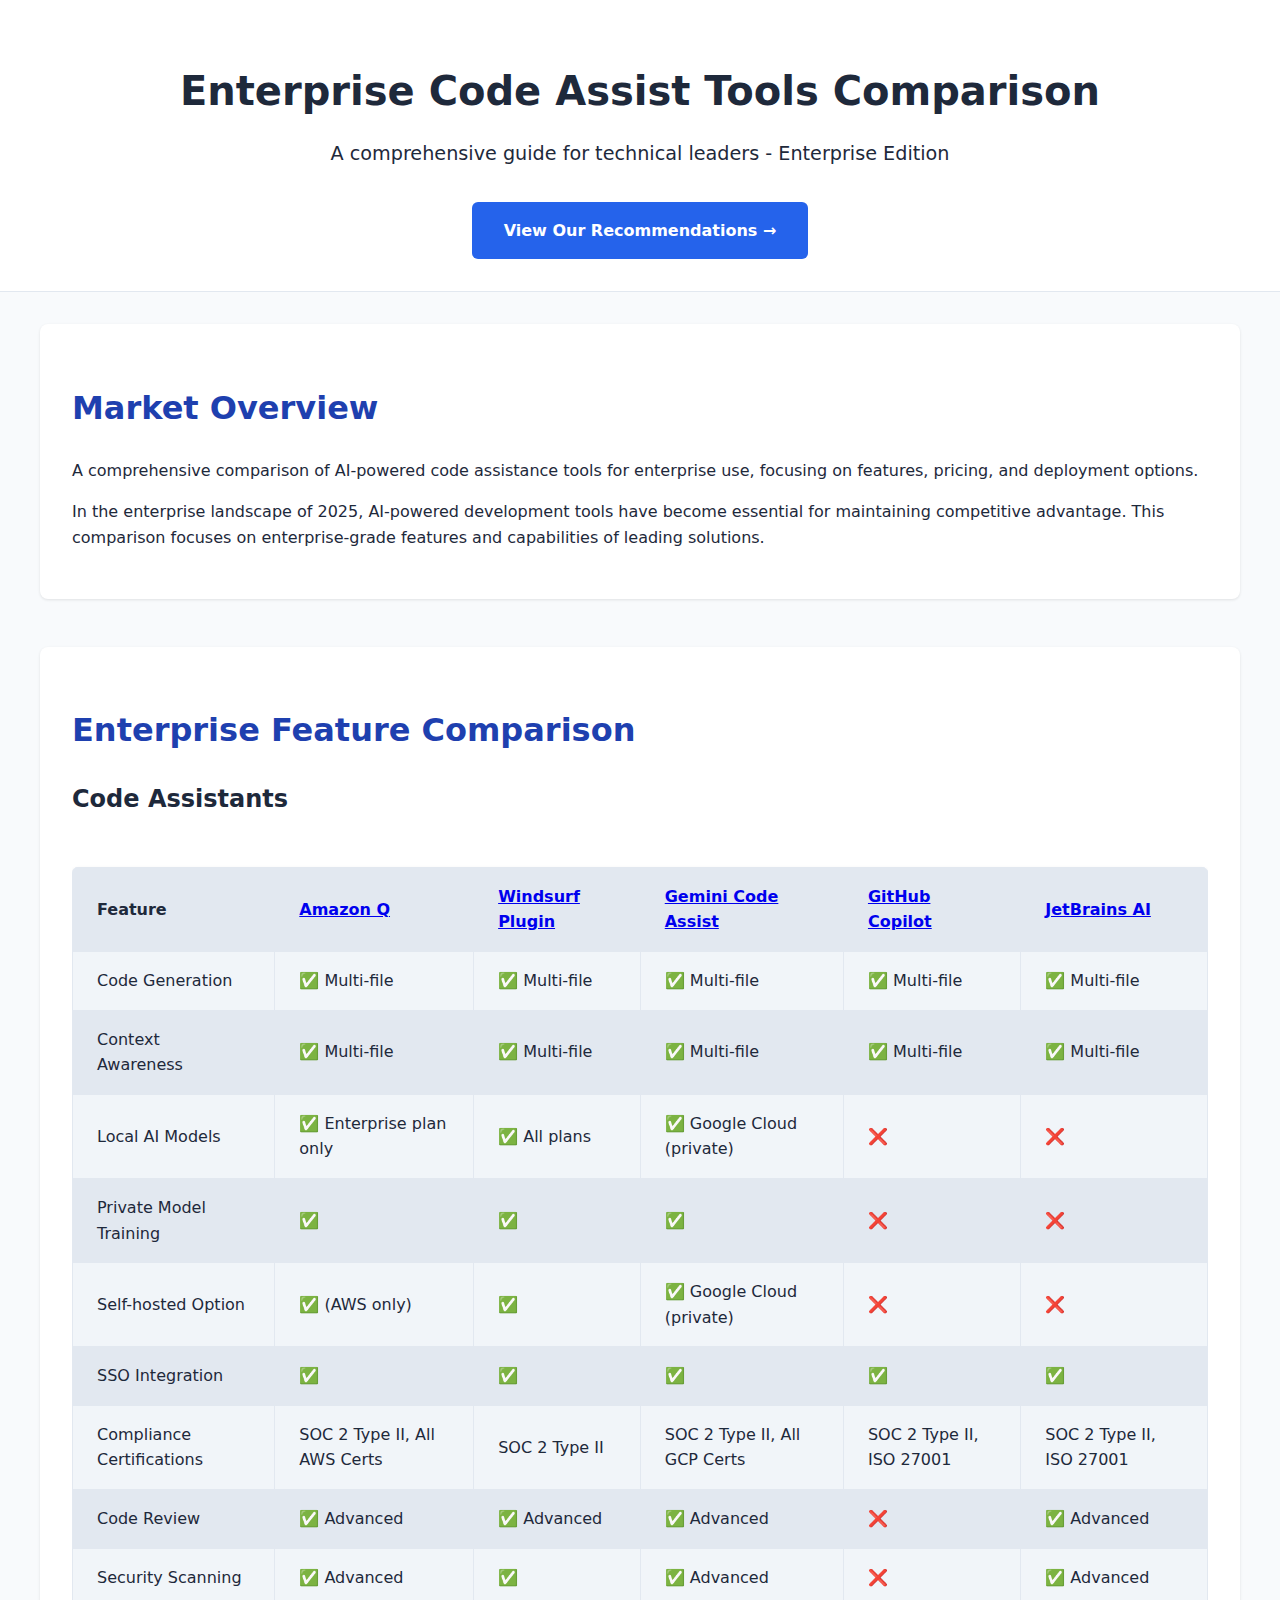
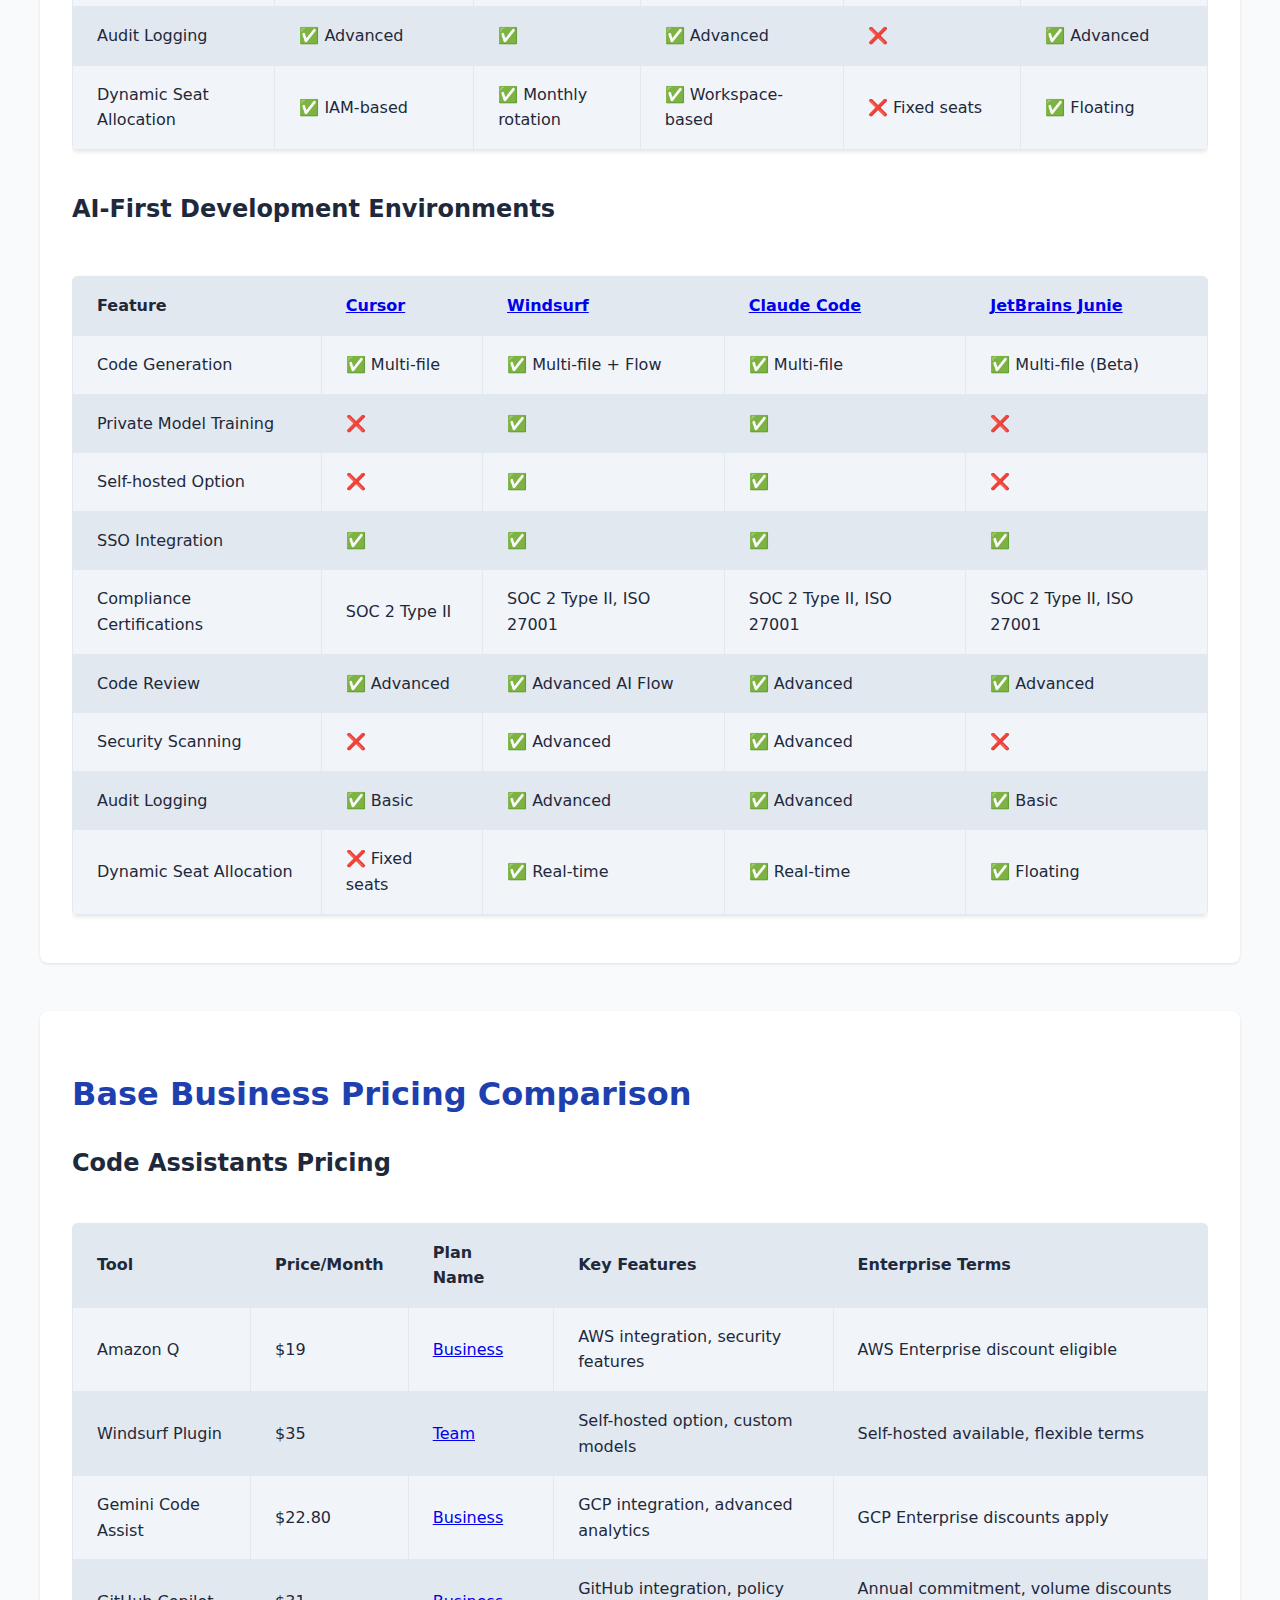
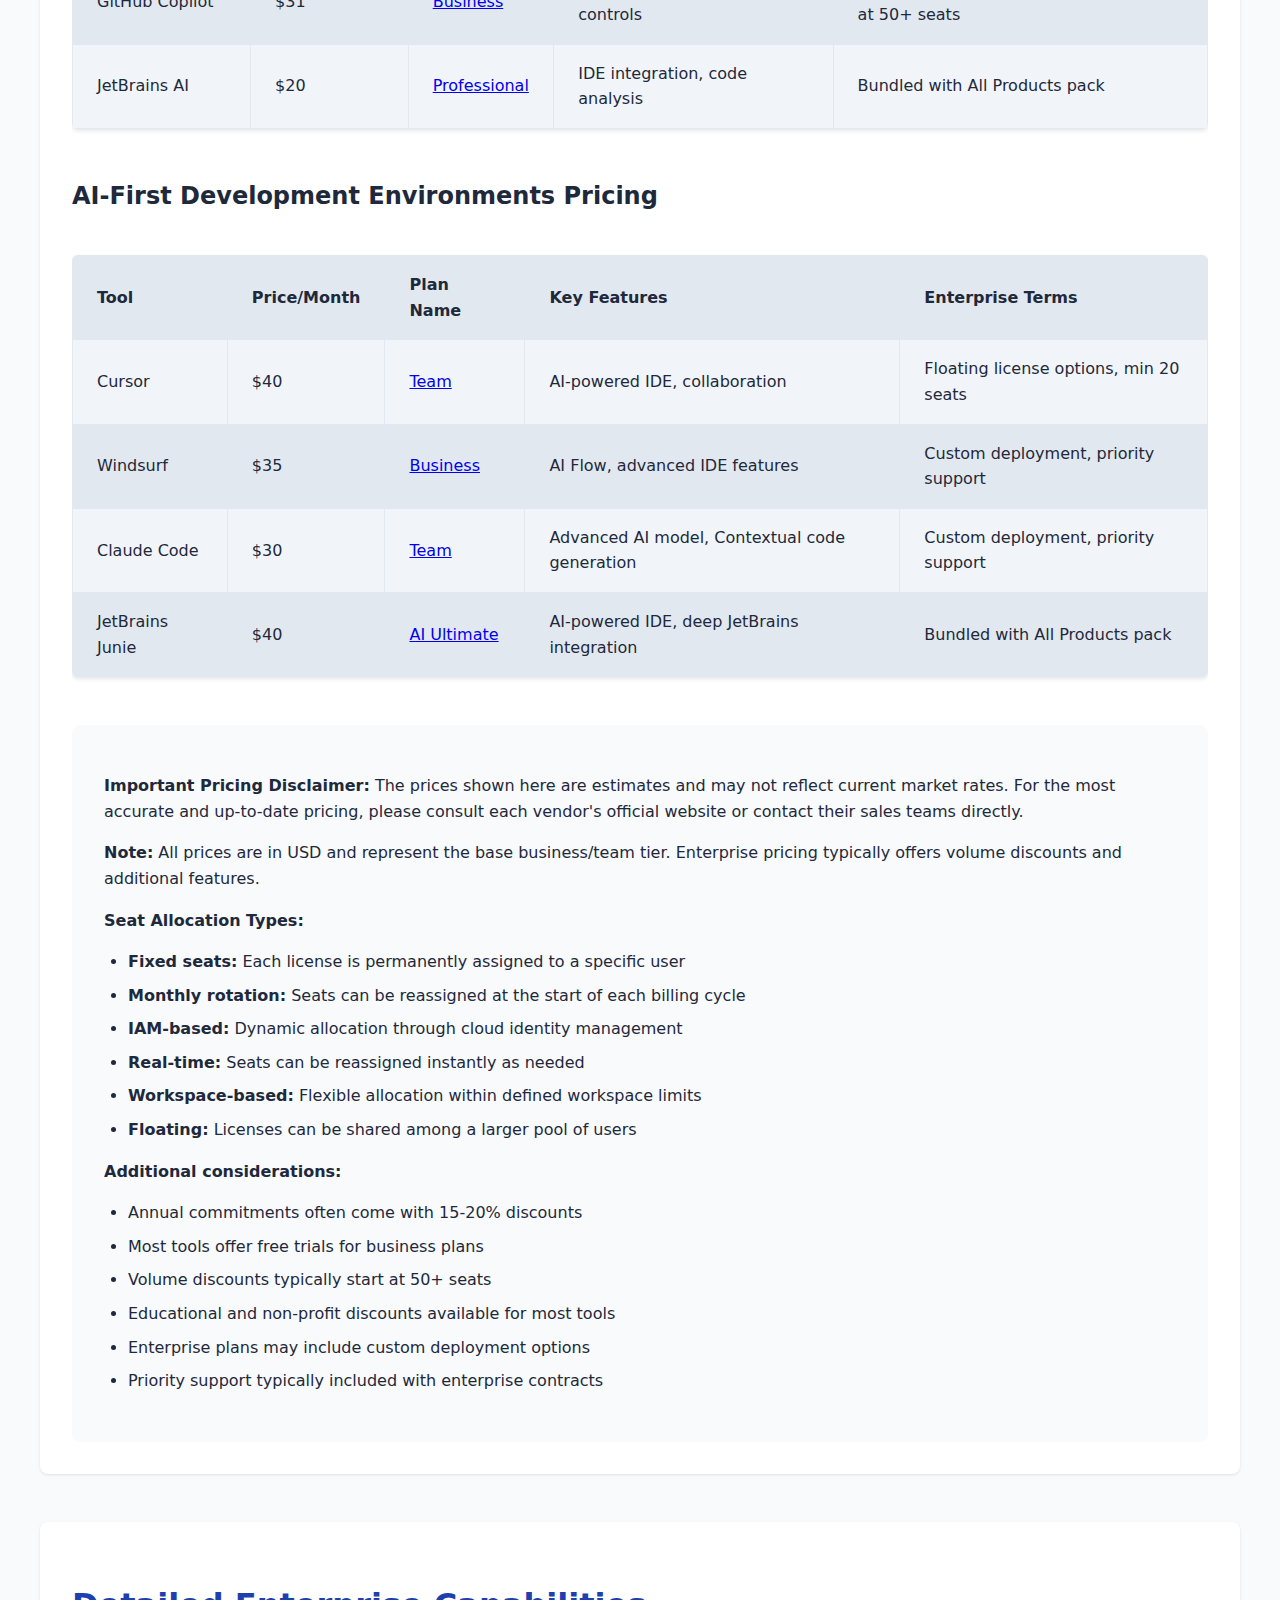
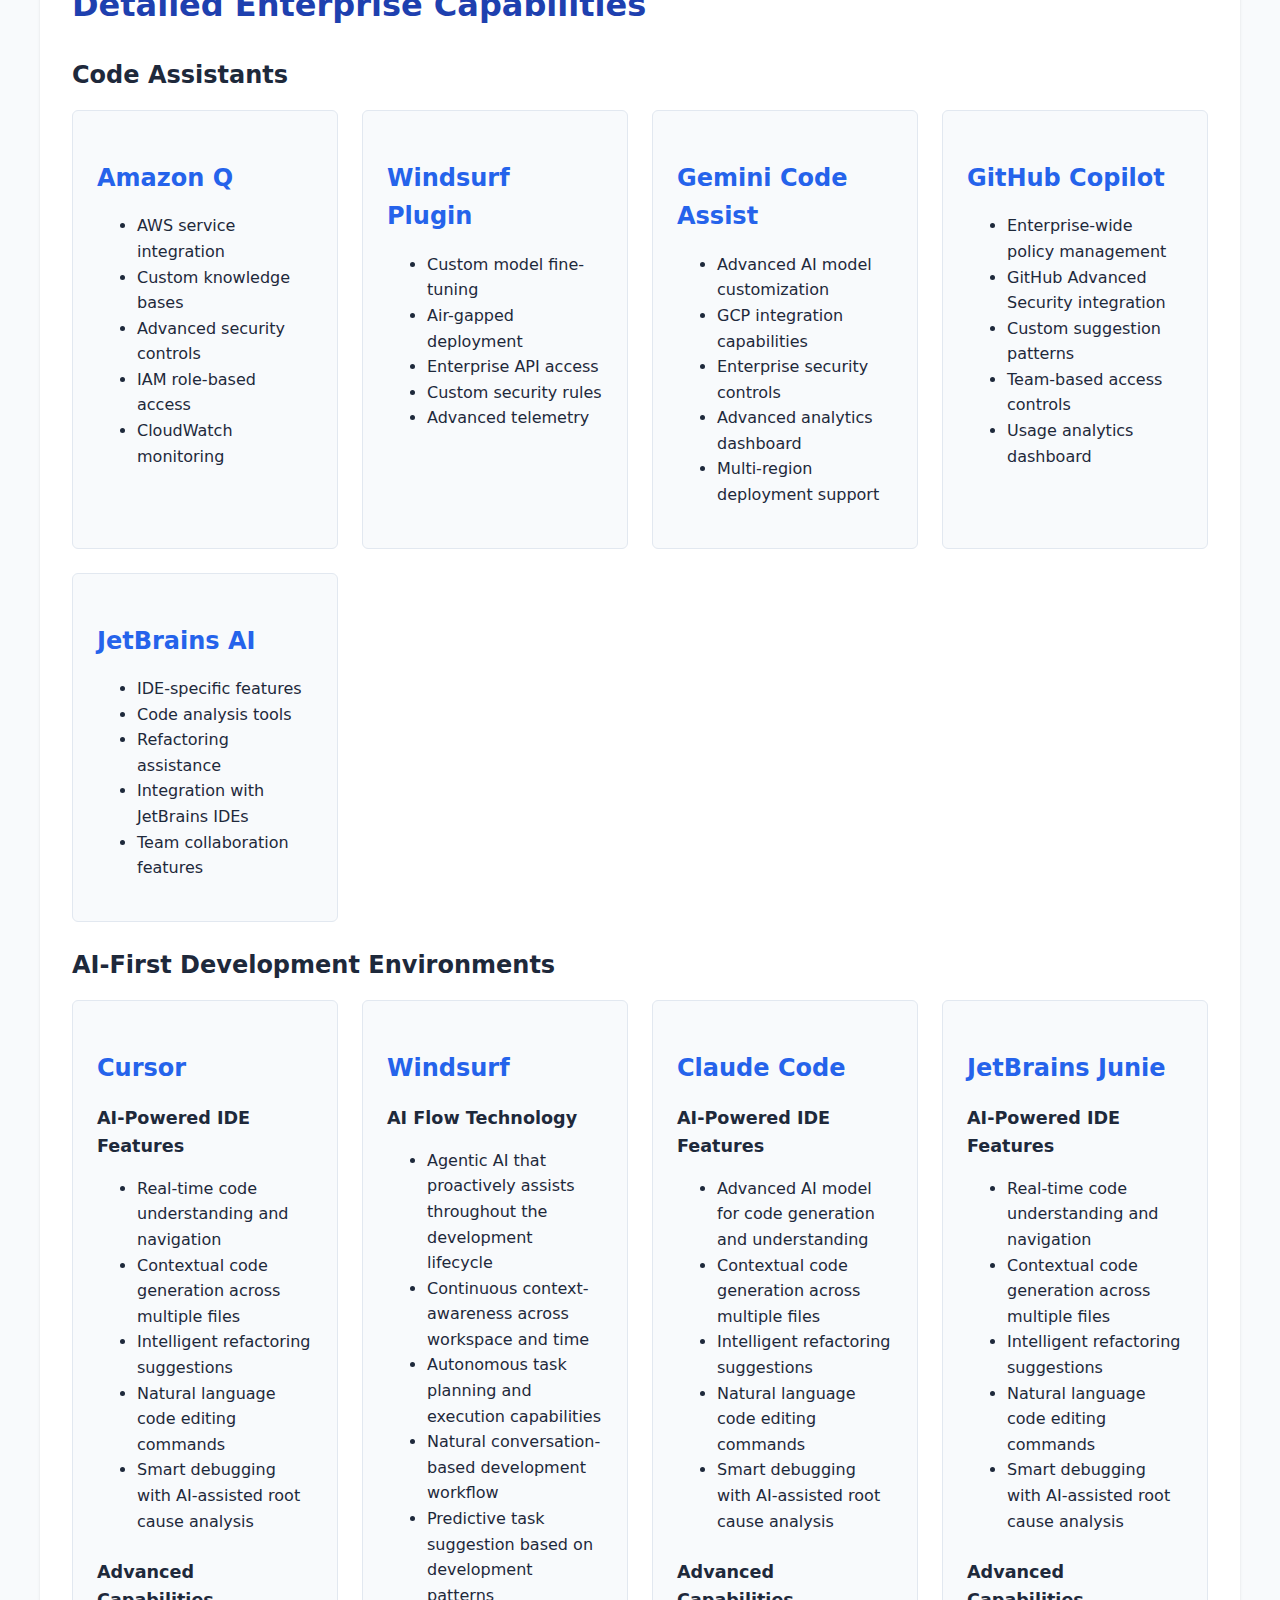
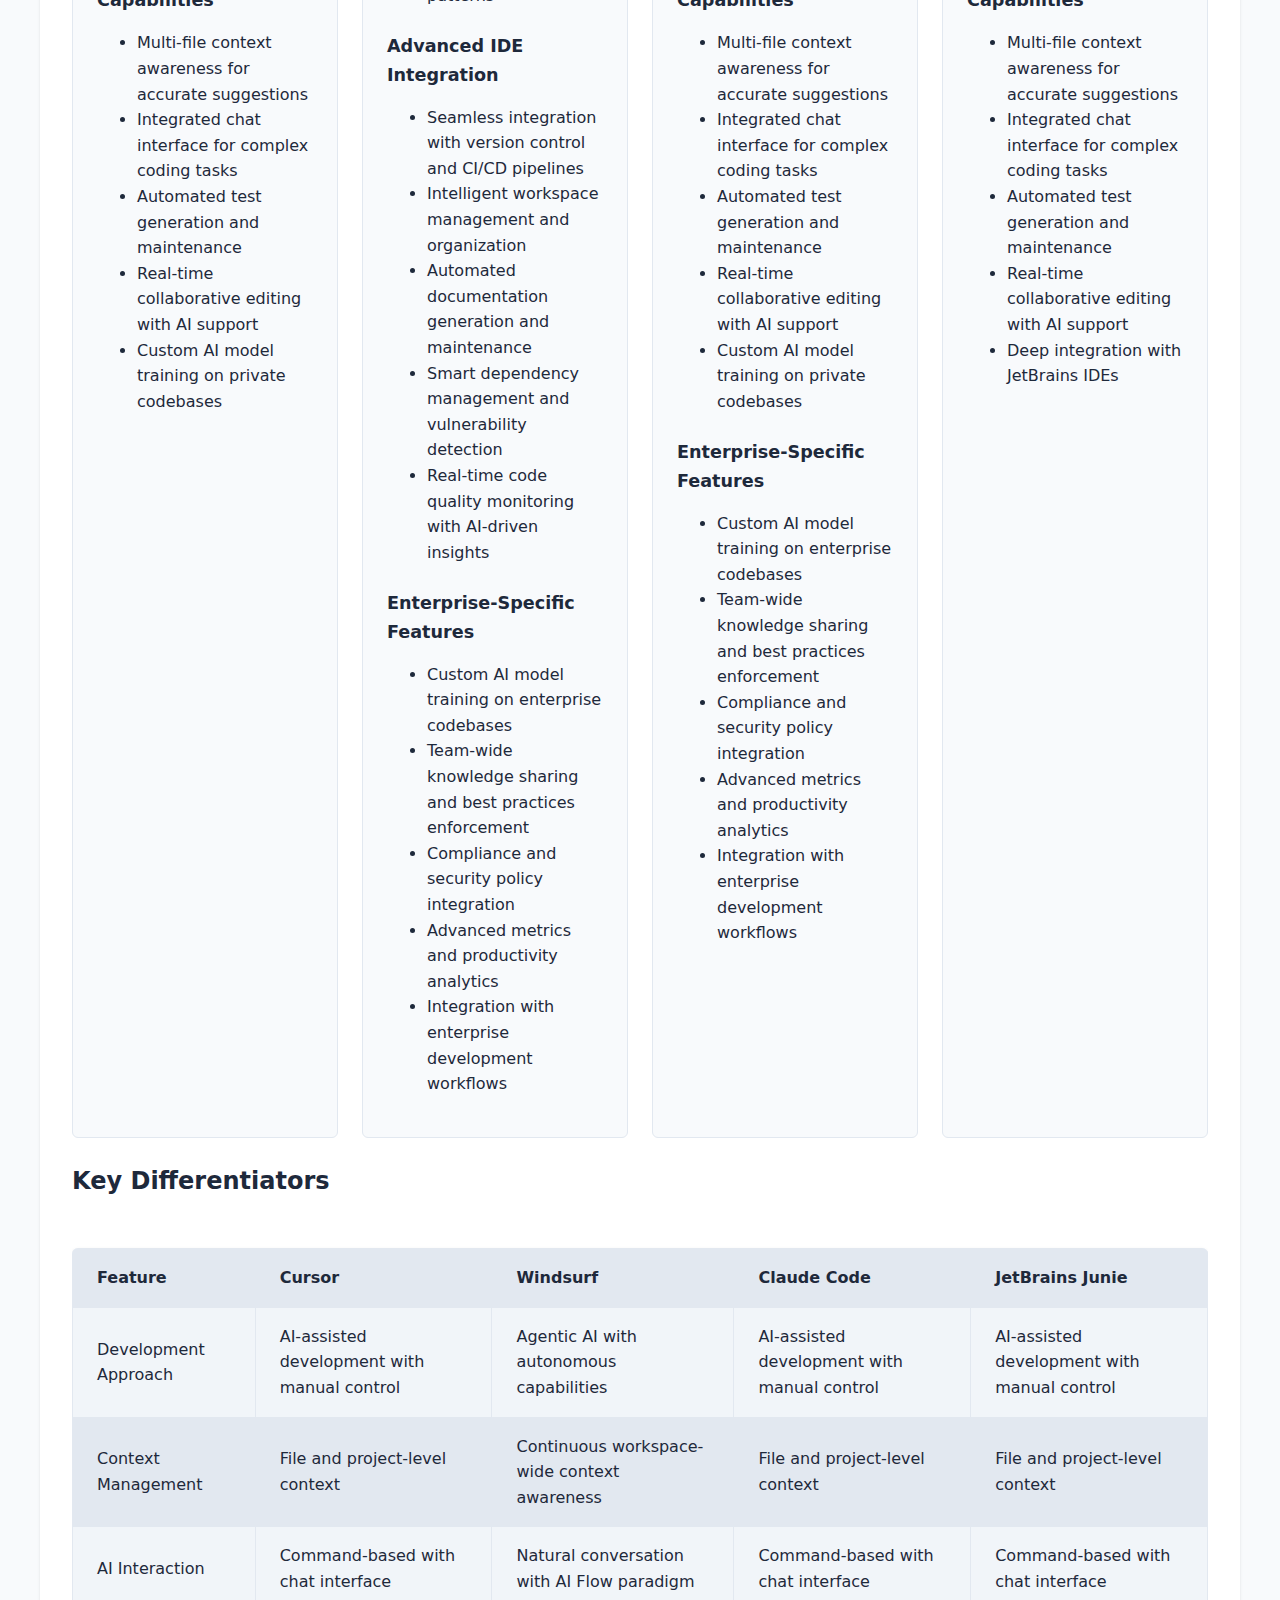
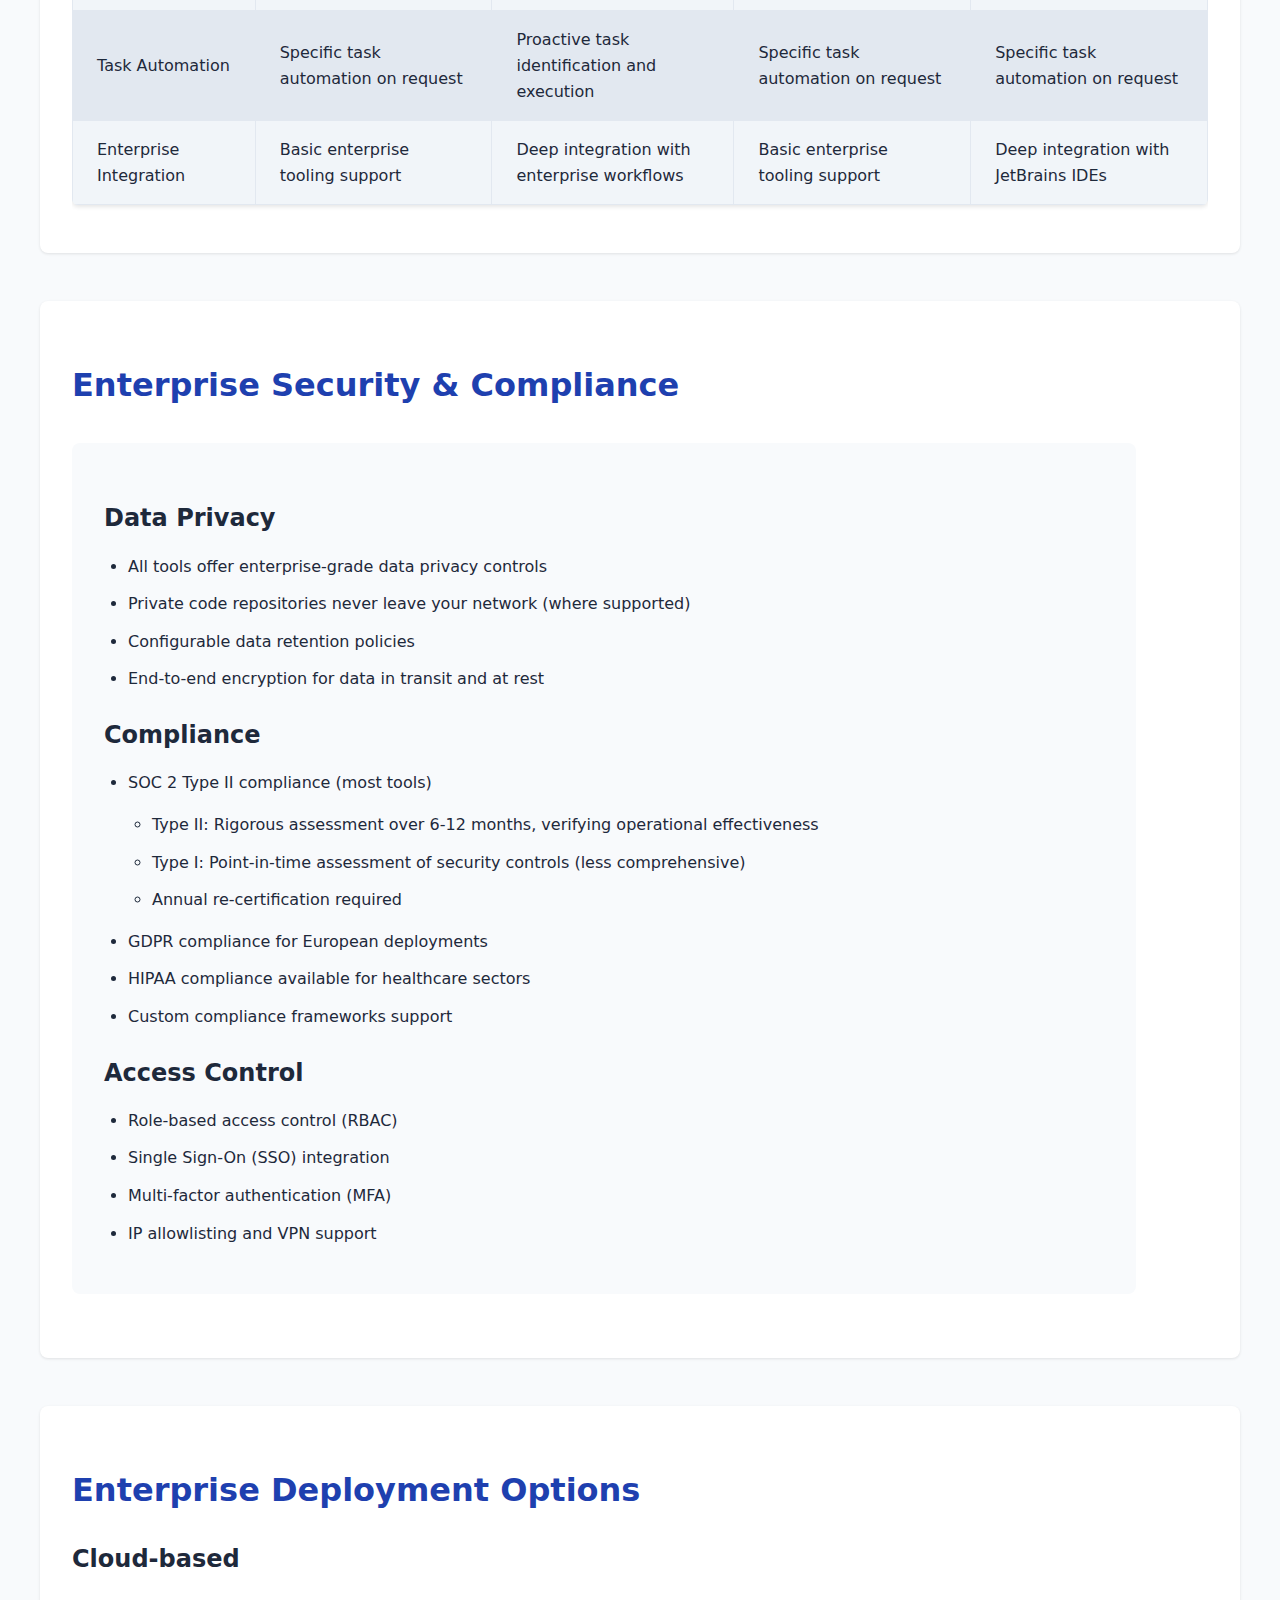
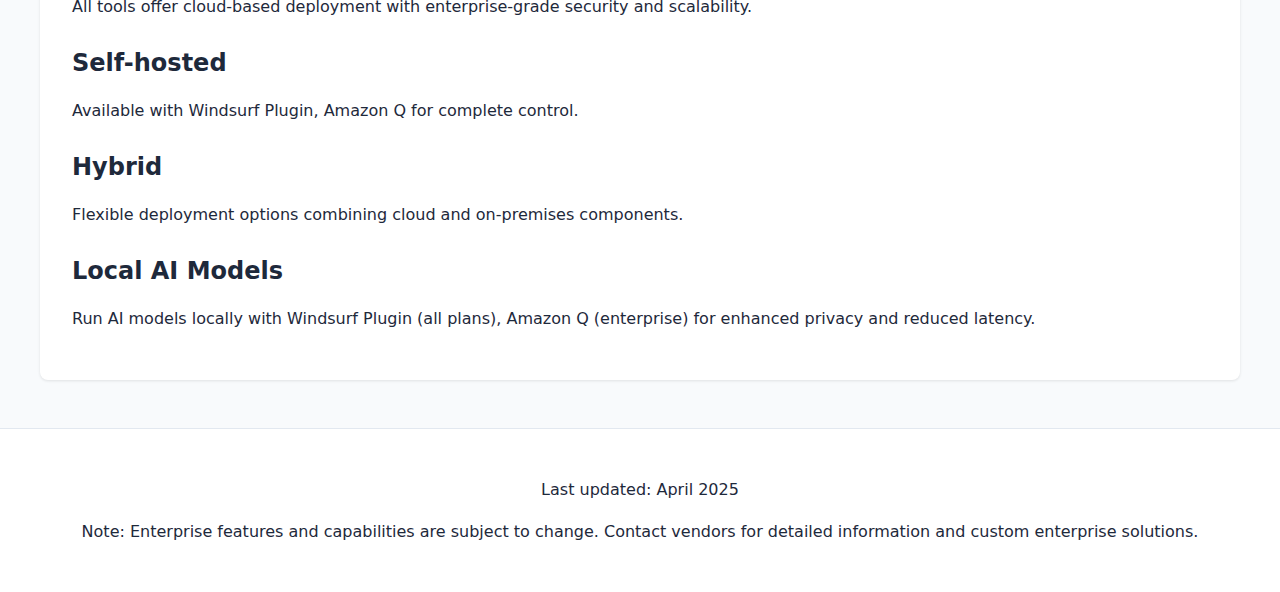
<file: index.html>
<!DOCTYPE html>
<html lang="en">
<head>
    <meta charset="UTF-8">
    <meta name="viewport" content="width=device-width, initial-scale=1.0">
    <title>Enterprise Code Assist Tools Comparison - CTO Guide</title>
    <link rel="stylesheet" href="styles.css">
    <link href="https://fonts.googleapis.com/css2?family=Inter:wght@400;500;600;700&display=swap" rel="stylesheet">
</head>
<body>
    <header>
        <div class="container">
            <h1>Enterprise Code Assist Tools Comparison</h1>
            <p class="subtitle">A comprehensive guide for technical leaders - Enterprise Edition</p>
            <div class="header-actions">
                <a href="recommendation.html" class="cta-button">View Our Recommendations →</a>
            </div>
        </div>
    </header>

    <main class="container">
        <section id="overview">
            <h2>Market Overview</h2>
            <p>A comprehensive comparison of AI-powered code assistance tools for enterprise use, focusing on features, pricing, and deployment options.</p>
            <p>In the enterprise landscape of 2025, AI-powered development tools have become essential for maintaining competitive advantage. This comparison focuses on enterprise-grade features and capabilities of leading solutions.</p>
        </section>

        <section id="feature-comparison">
            <h2>Enterprise Feature Comparison</h2>
            
            <h3>Code Assistants</h3>
            <div class="comparison-table">
                <table>
                    <thead>
                        <tr>
                            <th>Feature</th>
                            <th><a href="https://aws.amazon.com/q/" target="_blank" rel="noopener">Amazon Q</a></th>
                            <th><a href="https://codeium.com/" target="_blank" rel="noopener">Windsurf Plugin</a></th>
                            <th><a href="https://codeassist.google/" target="_blank" rel="noopener">Gemini Code Assist</a></th>
                            <th><a href="https://github.com/features/copilot" target="_blank" rel="noopener">GitHub Copilot</a></th>
                            <th><a href="https://www.jetbrains.com/ai/" target="_blank" rel="noopener">JetBrains AI</a></th>
                        </tr>
                    </thead>
                    <tbody>
                        <tr>
                            <td>Code Generation</td>
                            <td>✅ Multi-file</td>
                            <td>✅ Multi-file</td>
                            <td>✅ Multi-file</td>
                            <td>✅ Multi-file</td>
                            <td>✅ Multi-file</td>
                        </tr>
                        <tr>
                            <td>Context Awareness</td>
                            <td>✅ Multi-file</td>
                            <td>✅ Multi-file</td>
                            <td>✅ Multi-file</td>
                            <td>✅ Multi-file</td>
                            <td>✅ Multi-file</td>
                        </tr>
                        <tr>
                            <td>Local AI Models</td>
                            <td>✅ Enterprise plan only</td>
                            <td>✅ All plans</td>
                            <td>✅ Google Cloud (private)</td>
                            <td>❌</td>
                            <td>❌</td>
                        </tr>
                        <tr>
                            <td>Private Model Training</td>
                            <td>✅</td>
                            <td>✅</td>
                            <td>✅</td>
                            <td>❌</td>
                            <td>❌</td>
                        </tr>
                        <tr>
                            <td>Self-hosted Option</td>
                            <td>✅ (AWS only)</td>
                            <td>✅</td>
                            <td>✅ Google Cloud (private)</td>
                            <td>❌</td>
                            <td>❌</td>
                        </tr>
                        <tr>
                            <td>SSO Integration</td>
                            <td>✅</td>
                            <td>✅</td>
                            <td>✅</td>
                            <td>✅</td>
                            <td>✅</td>
                        </tr>
                        <tr>
                            <td>Compliance Certifications</td>
                            <td>SOC 2 Type II, All AWS Certs</td>
                            <td>SOC 2 Type II</td>
                            <td>SOC 2 Type II, All GCP Certs</td>
                            <td>SOC 2 Type II, ISO 27001</td>
                            <td>SOC 2 Type II, ISO 27001</td>
                        </tr>
                        <tr>
                            <td>Code Review</td>
                            <td>✅ Advanced</td>
                            <td>✅ Advanced</td>
                            <td>✅ Advanced</td>
                            <td>❌</td>
                            <td>✅ Advanced</td>
                        </tr>
                        <tr>
                            <td>Security Scanning</td>
                            <td>✅ Advanced</td>
                            <td>✅</td>
                            <td>✅ Advanced</td>
                            <td>❌</td>
                            <td>✅ Advanced</td>
                        </tr>
                        <tr>
                            <td>Audit Logging</td>
                            <td>✅ Advanced</td>
                            <td>✅</td>
                            <td>✅ Advanced</td>
                            <td>❌</td>
                            <td>✅ Advanced</td>
                        </tr>
                        <tr>
                            <td>Dynamic Seat Allocation</td>
                            <td>✅ IAM-based</td>
                            <td>✅ Monthly rotation</td>
                            <td>✅ Workspace-based</td>
                            <td>❌ Fixed seats</td>
                            <td>✅ Floating</td>
                        </tr>
                    </tbody>
                </table>
            </div>

            <h3>AI-First Development Environments</h3>
            <div class="comparison-table">
                <table>
                    <thead>
                        <tr>
                            <th>Feature</th>
                            <th><a href="https://cursor.sh/" target="_blank" rel="noopener">Cursor</a></th>
                            <th><a href="https://windsurf.com/" target="_blank" rel="noopener">Windsurf</a></th>
                            <th><a href="https://www.anthropic.com/claude" target="_blank" rel="noopener">Claude Code</a></th>
                            <th><a href="https://www.jetbrains.com/junie" target="_blank" rel="noopener">JetBrains Junie</a></th>
                        </tr>
                    </thead>
                    <tbody>
                        <tr>
                            <td>Code Generation</td>
                            <td>✅ Multi-file</td>
                            <td>✅ Multi-file + Flow</td>
                            <td>✅ Multi-file</td>
                            <td>✅ Multi-file (Beta)</td>
                        </tr>
                        <tr>
                            <td>Private Model Training</td>
                            <td>❌</td>
                            <td>✅</td>
                            <td>✅</td>
                            <td>❌</td>
                        </tr>
                        <tr>
                            <td>Self-hosted Option</td>
                            <td>❌</td>
                            <td>✅</td>
                            <td>✅</td>
                            <td>❌</td>
                        </tr>
                        <tr>
                            <td>SSO Integration</td>
                            <td>✅</td>
                            <td>✅</td>
                            <td>✅</td>
                            <td>✅</td>
                        </tr>
                        <tr>
                            <td>Compliance Certifications</td>
                            <td>SOC 2 Type II</td>
                            <td>SOC 2 Type II, ISO 27001</td>
                            <td>SOC 2 Type II, ISO 27001</td>
                            <td>SOC 2 Type II, ISO 27001</td>
                        </tr>
                        <tr>
                            <td>Code Review</td>
                            <td>✅ Advanced</td>
                            <td>✅ Advanced AI Flow</td>
                            <td>✅ Advanced</td>
                            <td>✅ Advanced</td>
                        </tr>
                        <tr>
                            <td>Security Scanning</td>
                            <td>❌</td>
                            <td>✅ Advanced</td>
                            <td>✅ Advanced</td>
                            <td>❌</td>
                        </tr>
                        <tr>
                            <td>Audit Logging</td>
                            <td>✅ Basic</td>
                            <td>✅ Advanced</td>
                            <td>✅ Advanced</td>
                            <td>✅ Basic</td>
                        </tr>
                        <tr>
                            <td>Dynamic Seat Allocation</td>
                            <td>❌ Fixed seats</td>
                            <td>✅ Real-time</td>
                            <td>✅ Real-time</td>
                            <td>✅ Floating</td>
                        </tr>
                    </tbody>
                </table>
            </div>
        </section>

        <section id="base-pricing">
            <h2>Base Business Pricing Comparison</h2>
            
            <h3>Code Assistants Pricing</h3>
            <div class="pricing-table">
                <table>
                    <thead>
                        <tr>
                            <th>Tool</th>
                            <th>Price/Month</th>
                            <th>Plan Name</th>
                            <th>Key Features</th>
                            <th>Enterprise Terms</th>
                        </tr>
                    </thead>
                    <tbody>
                        <tr>
                            <td>Amazon Q</td>
                            <td>$19</td>
                            <td><a href="https://aws.amazon.com/q/pricing/" target="_blank" rel="noopener">Business</a></td>
                            <td>AWS integration, security features</td>
                            <td>AWS Enterprise discount eligible</td>
                        </tr>
                        <tr>
                            <td>Windsurf Plugin</td>
                            <td>$35</td>
                            <td><a href="https://codeium.com/pricing" target="_blank" rel="noopener">Team</a></td>
                            <td>Self-hosted option, custom models</td>
                            <td>Self-hosted available, flexible terms</td>
                        </tr>
                        <tr>
                            <td>Gemini Code Assist</td>
                            <td>$22.80</td>
                            <td><a href="https://codeassist.google/products/business" target="_blank" rel="noopener">Business</a></td>
                            <td>GCP integration, advanced analytics</td>
                            <td>GCP Enterprise discounts apply</td>
                        </tr>
                        <tr>
                            <td>GitHub Copilot</td>
                            <td>$31</td>
                            <td><a href="https://github.com/features/copilot" target="_blank" rel="noopener">Business</a></td>
                            <td>GitHub integration, policy controls</td>
                            <td>Annual commitment, volume discounts at 50+ seats</td>
                        </tr>
                        <tr>
                            <td>JetBrains AI</td>
                            <td>$20</td>
                            <td><a href="https://www.jetbrains.com/ai/" target="_blank" rel="noopener">Professional</a></td>
                            <td>IDE integration, code analysis</td>
                            <td>Bundled with All Products pack</td>
                        </tr>
                    </tbody>
                </table>
            </div>

            <h3>AI-First Development Environments Pricing</h3>
            <div class="pricing-table">
                <table>
                    <thead>
                        <tr>
                            <th>Tool</th>
                            <th>Price/Month</th>
                            <th>Plan Name</th>
                            <th>Key Features</th>
                            <th>Enterprise Terms</th>
                        </tr>
                    </thead>
                    <tbody>
                        <tr>
                            <td>Cursor</td>
                            <td>$40</td>
                            <td><a href="https://cursor.sh/pricing" target="_blank" rel="noopener">Team</a></td>
                            <td>AI-powered IDE, collaboration</td>
                            <td>Floating license options, min 20 seats</td>
                        </tr>
                        <tr>
                            <td>Windsurf</td>
                            <td>$35</td>
                            <td><a href="https://windsurf.com/pricing" target="_blank" rel="noopener">Business</a></td>
                            <td>AI Flow, advanced IDE features</td>
                            <td>Custom deployment, priority support</td>
                        </tr>
                        <tr>
                            <td>Claude Code</td>
                            <td>$30</td>
                            <td><a href="https://www.anthropic.com/claude" target="_blank" rel="noopener">Team</a></td>
                            <td>Advanced AI model, Contextual code generation</td>
                            <td>Custom deployment, priority support</td>
                        </tr>
                        <tr>
                            <td>JetBrains Junie</td>
                            <td>$40</td>
                            <td><a href="https://www.jetbrains.com/junie" target="_blank" rel="noopener">AI Ultimate</a></td>
                            <td>AI-powered IDE, deep JetBrains integration</td>
                            <td>Bundled with All Products pack</td>
                        </tr>
                    </tbody>
                </table>
            </div>
            <div class="pricing-notes">
                <p><strong>Important Pricing Disclaimer:</strong> The prices shown here are estimates and may not reflect current market rates. For the most accurate and up-to-date pricing, please consult each vendor's official website or contact their sales teams directly.</p>
                <p><strong>Note:</strong> All prices are in USD and represent the base business/team tier. Enterprise pricing typically offers volume discounts and additional features.</p>
                <p><strong>Seat Allocation Types:</strong></p>
                <ul>
                    <li><strong>Fixed seats:</strong> Each license is permanently assigned to a specific user</li>
                    <li><strong>Monthly rotation:</strong> Seats can be reassigned at the start of each billing cycle</li>
                    <li><strong>IAM-based:</strong> Dynamic allocation through cloud identity management</li>
                    <li><strong>Real-time:</strong> Seats can be reassigned instantly as needed</li>
                    <li><strong>Workspace-based:</strong> Flexible allocation within defined workspace limits</li>
                    <li><strong>Floating:</strong> Licenses can be shared among a larger pool of users</li>
                </ul>
                <p><strong>Additional considerations:</strong></p>
                <ul>
                    <li>Annual commitments often come with 15-20% discounts</li>
                    <li>Most tools offer free trials for business plans</li>
                    <li>Volume discounts typically start at 50+ seats</li>
                    <li>Educational and non-profit discounts available for most tools</li>
                    <li>Enterprise plans may include custom deployment options</li>
                    <li>Priority support typically included with enterprise contracts</li>
                </ul>
            </div>
        </section>

        <section id="enterprise-features">
            <h2>Detailed Enterprise Capabilities</h2>
            
            <h3>Code Assistants</h3>
            <div class="feature-grid">
                <div class="feature-item">
                    <h3>Amazon Q</h3>
                    <ul>
                        <li>AWS service integration</li>
                        <li>Custom knowledge bases</li>
                        <li>Advanced security controls</li>
                        <li>IAM role-based access</li>
                        <li>CloudWatch monitoring</li>
                    </ul>
                </div>

                <div class="feature-item">
                    <h3>Windsurf Plugin</h3>
                    <ul>
                        <li>Custom model fine-tuning</li>
                        <li>Air-gapped deployment</li>
                        <li>Enterprise API access</li>
                        <li>Custom security rules</li>
                        <li>Advanced telemetry</li>
                    </ul>
                </div>

                <div class="feature-item">
                    <h3>Gemini Code Assist</h3>
                    <ul>
                        <li>Advanced AI model customization</li>
                        <li>GCP integration capabilities</li>
                        <li>Enterprise security controls</li>
                        <li>Advanced analytics dashboard</li>
                        <li>Multi-region deployment support</li>
                    </ul>
                </div>

                <div class="feature-item">
                    <h3>GitHub Copilot</h3>
                    <ul>
                        <li>Enterprise-wide policy management</li>
                        <li>GitHub Advanced Security integration</li>
                        <li>Custom suggestion patterns</li>
                        <li>Team-based access controls</li>
                        <li>Usage analytics dashboard</li>
                    </ul>
                </div>

                <div class="feature-item">
                    <h3>JetBrains AI</h3>
                    <ul>
                        <li>IDE-specific features</li>
                        <li>Code analysis tools</li>
                        <li>Refactoring assistance</li>
                        <li>Integration with JetBrains IDEs</li>
                        <li>Team collaboration features</li>
                    </ul>
                </div>
            </div>

            <h3>AI-First Development Environments</h3>
            <div class="feature-grid">
                <div class="feature-item">
                    <h3>Cursor</h3>
                    <h4>AI-Powered IDE Features</h4>
                    <ul>
                        <li>Real-time code understanding and navigation</li>
                        <li>Contextual code generation across multiple files</li>
                        <li>Intelligent refactoring suggestions</li>
                        <li>Natural language code editing commands</li>
                        <li>Smart debugging with AI-assisted root cause analysis</li>
                    </ul>
                    <h4>Advanced Capabilities</h4>
                    <ul>
                        <li>Multi-file context awareness for accurate suggestions</li>
                        <li>Integrated chat interface for complex coding tasks</li>
                        <li>Automated test generation and maintenance</li>
                        <li>Real-time collaborative editing with AI support</li>
                        <li>Custom AI model training on private codebases</li>
                    </ul>
                </div>

                <div class="feature-item">
                    <h3>Windsurf</h3>
                    <h4>AI Flow Technology</h4>
                    <ul>
                        <li>Agentic AI that proactively assists throughout the development lifecycle</li>
                        <li>Continuous context-awareness across workspace and time</li>
                        <li>Autonomous task planning and execution capabilities</li>
                        <li>Natural conversation-based development workflow</li>
                        <li>Predictive task suggestion based on development patterns</li>
                    </ul>
                    <h4>Advanced IDE Integration</h4>
                    <ul>
                        <li>Seamless integration with version control and CI/CD pipelines</li>
                        <li>Intelligent workspace management and organization</li>
                        <li>Automated documentation generation and maintenance</li>
                        <li>Smart dependency management and vulnerability detection</li>
                        <li>Real-time code quality monitoring with AI-driven insights</li>
                    </ul>
                    <h4>Enterprise-Specific Features</h4>
                    <ul>
                        <li>Custom AI model training on enterprise codebases</li>
                        <li>Team-wide knowledge sharing and best practices enforcement</li>
                        <li>Compliance and security policy integration</li>
                        <li>Advanced metrics and productivity analytics</li>
                        <li>Integration with enterprise development workflows</li>
                    </ul>
                </div>
                <div class="feature-item">
                    <h3>Claude Code</h3>
                    <h4>AI-Powered IDE Features</h4>
                    <ul>
                        <li>Advanced AI model for code generation and understanding</li>
                        <li>Contextual code generation across multiple files</li>
                        <li>Intelligent refactoring suggestions</li>
                        <li>Natural language code editing commands</li>
                        <li>Smart debugging with AI-assisted root cause analysis</li>
                    </ul>
                    <h4>Advanced Capabilities</h4>
                    <ul>
                        <li>Multi-file context awareness for accurate suggestions</li>
                        <li>Integrated chat interface for complex coding tasks</li>
                        <li>Automated test generation and maintenance</li>
                        <li>Real-time collaborative editing with AI support</li>
                        <li>Custom AI model training on private codebases</li>
                    </ul>
                    <h4>Enterprise-Specific Features</h4>
                    <ul>
                        <li>Custom AI model training on enterprise codebases</li>
                        <li>Team-wide knowledge sharing and best practices enforcement</li>
                        <li>Compliance and security policy integration</li>
                        <li>Advanced metrics and productivity analytics</li>
                        <li>Integration with enterprise development workflows</li>
                    </ul>
                </div>
                <div class="feature-item">
                    <h3>JetBrains Junie</h3>
                    <h4>AI-Powered IDE Features</h4>
                    <ul>
                        <li>Real-time code understanding and navigation</li>
                        <li>Contextual code generation across multiple files</li>
                        <li>Intelligent refactoring suggestions</li>
                        <li>Natural language code editing commands</li>
                        <li>Smart debugging with AI-assisted root cause analysis</li>
                    </ul>
                    <h4>Advanced Capabilities</h4>
                    <ul>
                        <li>Multi-file context awareness for accurate suggestions</li>
                        <li>Integrated chat interface for complex coding tasks</li>
                        <li>Automated test generation and maintenance</li>
                        <li>Real-time collaborative editing with AI support</li>
                        <li>Deep integration with JetBrains IDEs</li>
                    </ul>
                </div>
            </div>

            <h3>Key Differentiators</h3>
            <div class="comparison-table">
                <table>
                    <thead>
                        <tr>
                            <th>Feature</th>
                            <th>Cursor</th>
                            <th>Windsurf</th>
                            <th>Claude Code</th>
                            <th>JetBrains Junie</th>
                        </tr>
                    </thead>
                    <tbody>
                        <tr>
                            <td>Development Approach</td>
                            <td>AI-assisted development with manual control</td>
                            <td>Agentic AI with autonomous capabilities</td>
                            <td>AI-assisted development with manual control</td>
                            <td>AI-assisted development with manual control</td>
                        </tr>
                        <tr>
                            <td>Context Management</td>
                            <td>File and project-level context</td>
                            <td>Continuous workspace-wide context awareness</td>
                            <td>File and project-level context</td>
                            <td>File and project-level context</td>
                        </tr>
                        <tr>
                            <td>AI Interaction</td>
                            <td>Command-based with chat interface</td>
                            <td>Natural conversation with AI Flow paradigm</td>
                            <td>Command-based with chat interface</td>
                            <td>Command-based with chat interface</td>
                        </tr>
                        <tr>
                            <td>Task Automation</td>
                            <td>Specific task automation on request</td>
                            <td>Proactive task identification and execution</td>
                            <td>Specific task automation on request</td>
                            <td>Specific task automation on request</td>
                        </tr>
                        <tr>
                            <td>Enterprise Integration</td>
                            <td>Basic enterprise tooling support</td>
                            <td>Deep integration with enterprise workflows</td>
                            <td>Basic enterprise tooling support</td>
                            <td>Deep integration with JetBrains IDEs</td>
                        </tr>
                    </tbody>
                </table>
            </div>
        </section>

        <section id="security">
            <h2>Enterprise Security & Compliance</h2>
            <div class="security-features">
                <h3>Data Privacy</h3>
                <ul>
                    <li>All tools offer enterprise-grade data privacy controls</li>
                    <li>Private code repositories never leave your network (where supported)</li>
                    <li>Configurable data retention policies</li>
                    <li>End-to-end encryption for data in transit and at rest</li>
                </ul>

                <h3>Compliance</h3>
                <ul>
                    <li>SOC 2 Type II compliance (most tools)
                        <ul>
                            <li>Type II: Rigorous assessment over 6-12 months, verifying operational effectiveness</li>
                            <li>Type I: Point-in-time assessment of security controls (less comprehensive)</li>
                            <li>Annual re-certification required</li>
                        </ul>
                    </li>
                    <li>GDPR compliance for European deployments</li>
                    <li>HIPAA compliance available for healthcare sectors</li>
                    <li>Custom compliance frameworks support</li>
                </ul>

                <h3>Access Control</h3>
                <ul>
                    <li>Role-based access control (RBAC)</li>
                    <li>Single Sign-On (SSO) integration</li>
                    <li>Multi-factor authentication (MFA)</li>
                    <li>IP allowlisting and VPN support</li>
                </ul>
            </div>
        </section>

        <section id="deployment">
            <h2>Enterprise Deployment Options</h2>
            <div class="deployment-options">
                <div class="deployment-item">
                    <h3>Cloud-based</h3>
                    <p>All tools offer cloud-based deployment with enterprise-grade security and scalability.</p>
                </div>
                <div class="deployment-item">
                    <h3>Self-hosted</h3>
                    <p>Available with Windsurf Plugin, Amazon Q for complete control.</p>
                </div>
                <div class="deployment-item">
                    <h3>Hybrid</h3>
                    <p>Flexible deployment options combining cloud and on-premises components.</p>
                </div>
                <div class="deployment-item">
                    <h3>Local AI Models</h3>
                    <p>Run AI models locally with Windsurf Plugin (all plans), Amazon Q (enterprise) for enhanced privacy and reduced
                        latency.</p>
                </div>
            </div>
        </section>
    </main>

    <footer>
        <div class="container">
            <p>Last updated: April 2025</p>
            <p>Note: Enterprise features and capabilities are subject to change. Contact vendors for detailed information and custom enterprise solutions.</p>
        </div>
    </footer>
</body>
</html>
</file>
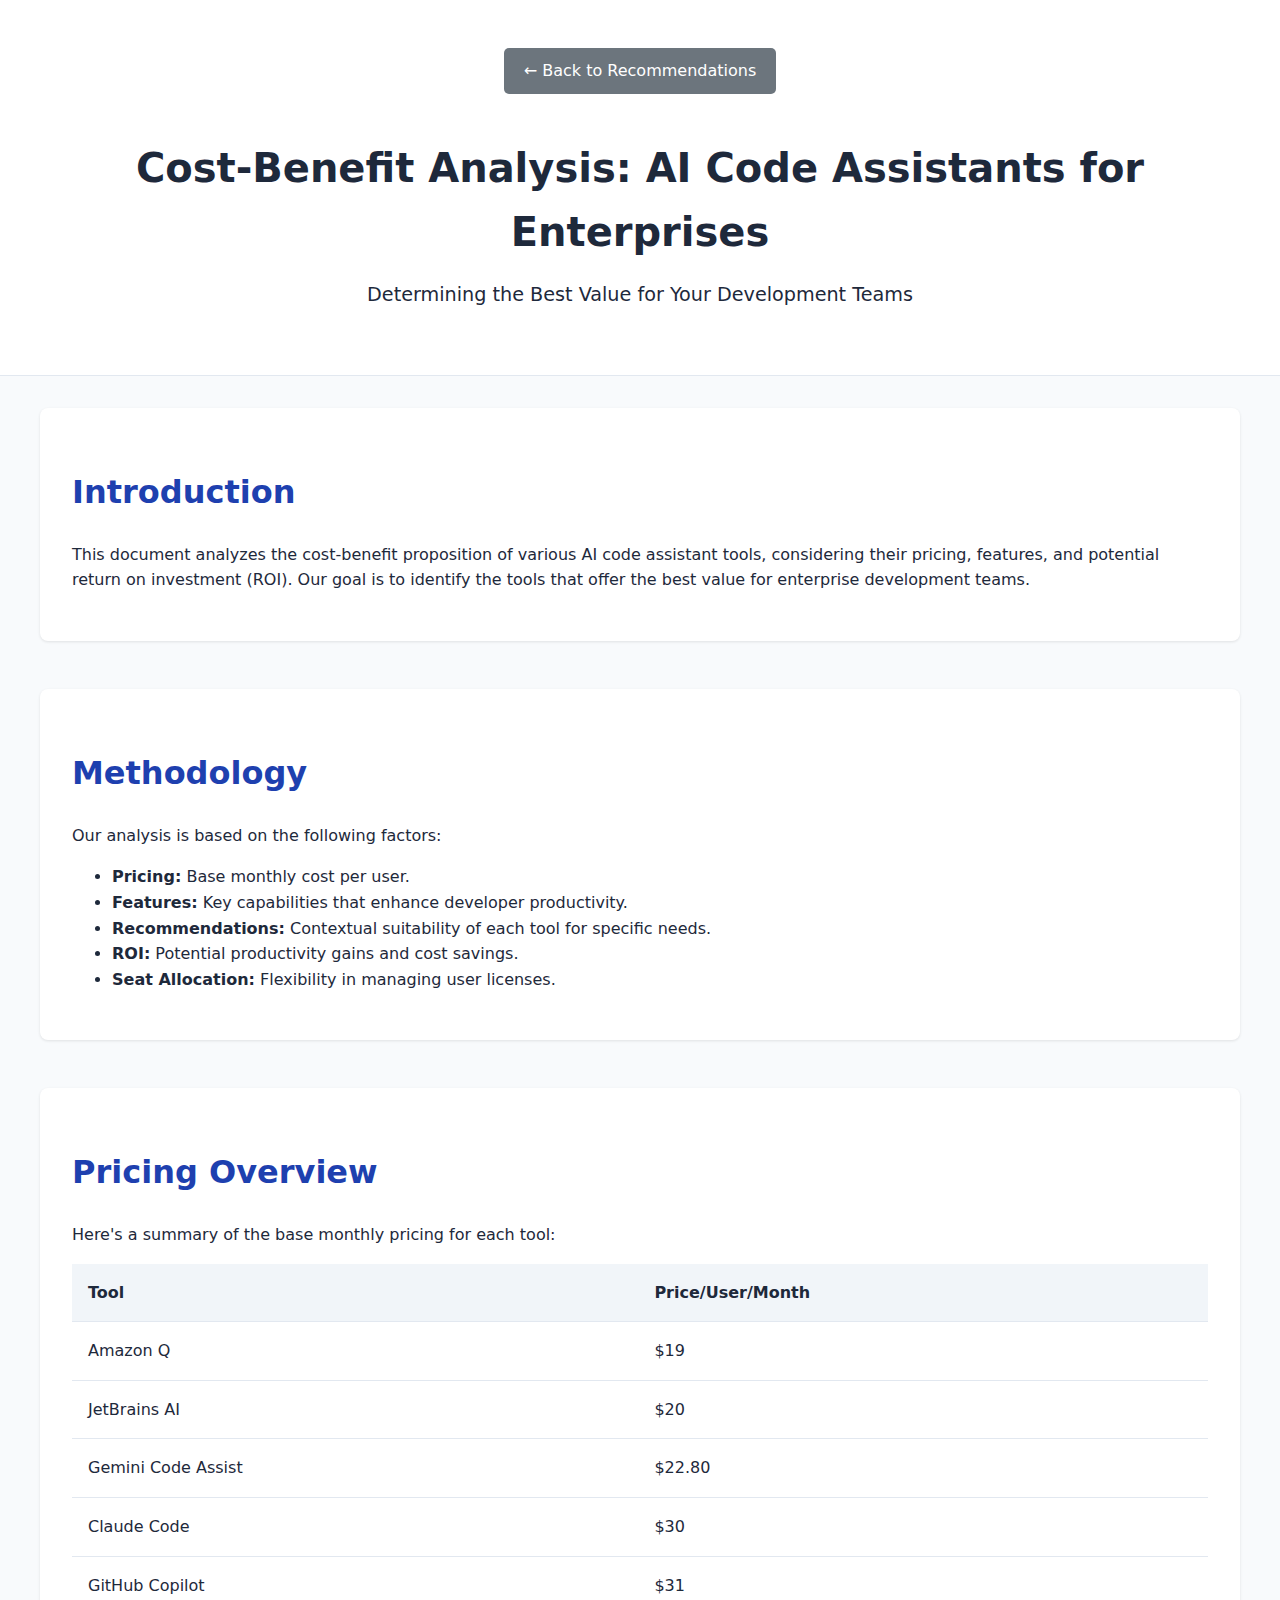
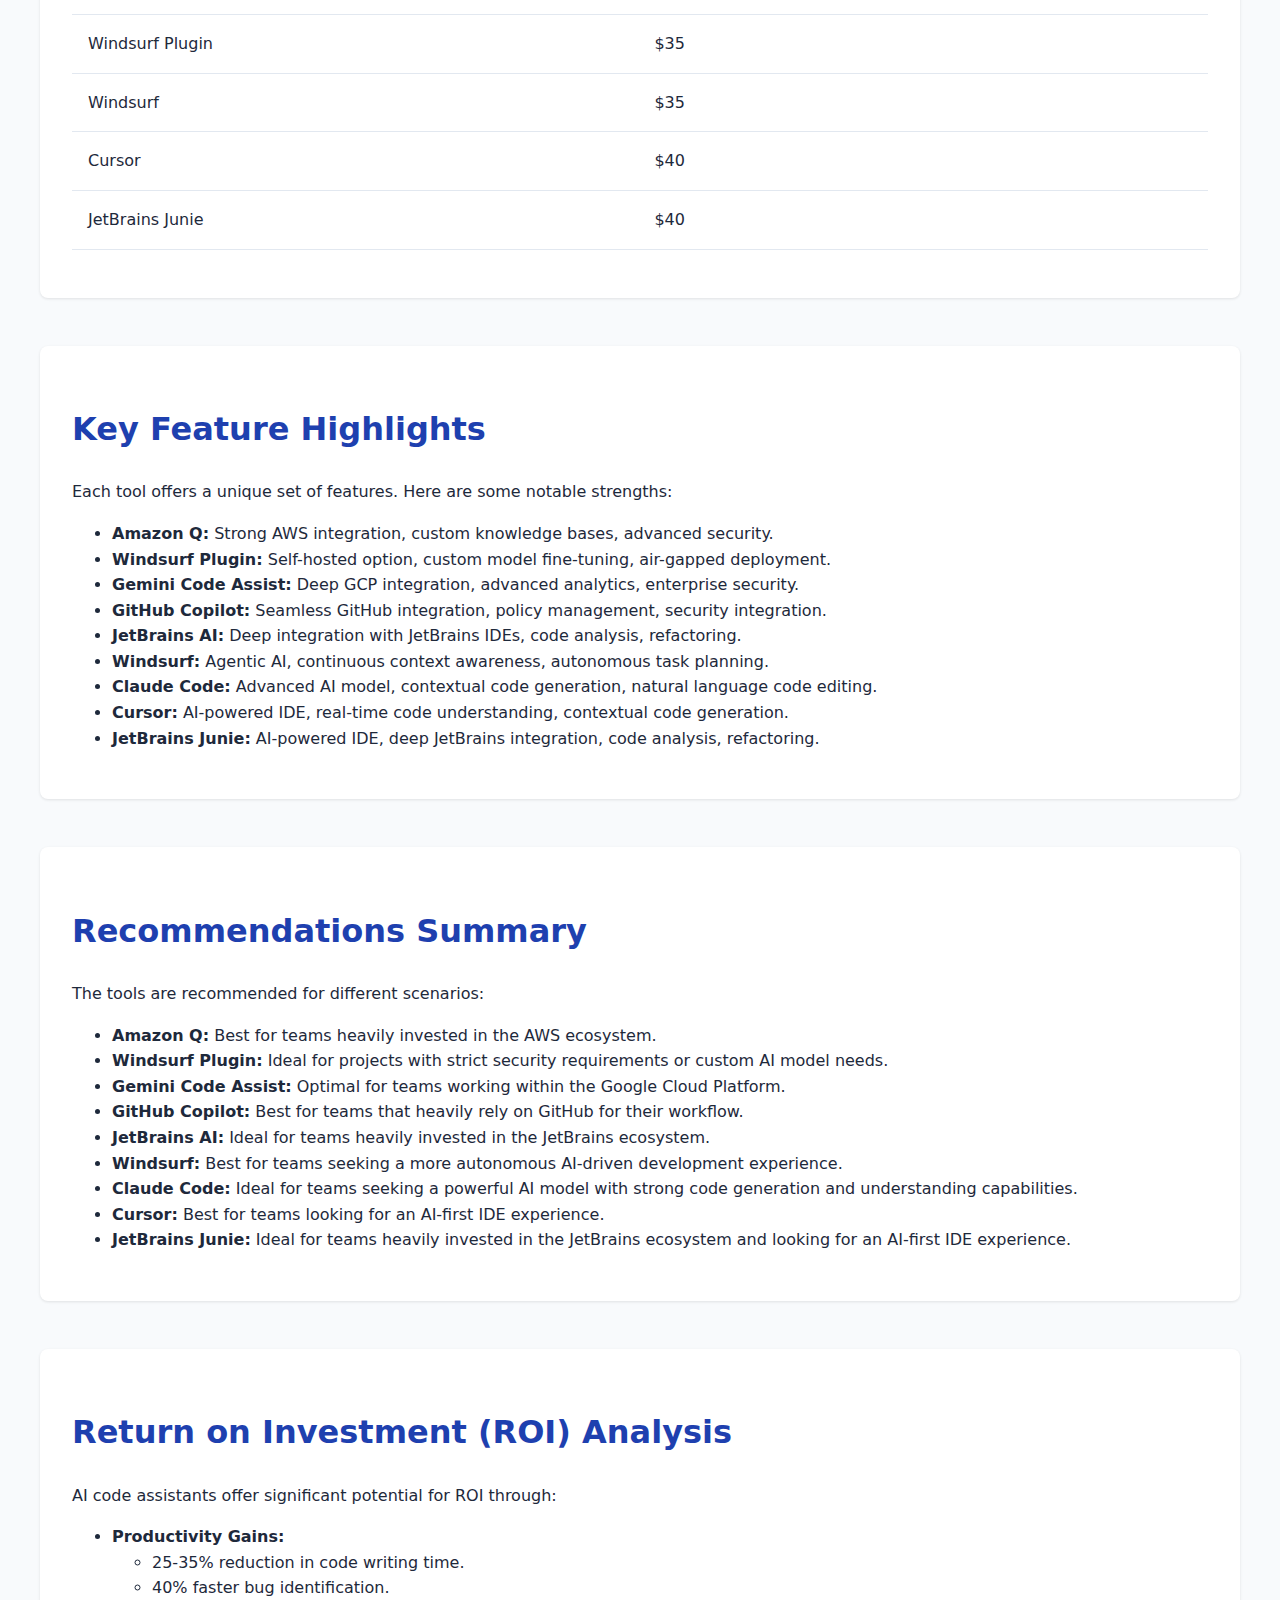
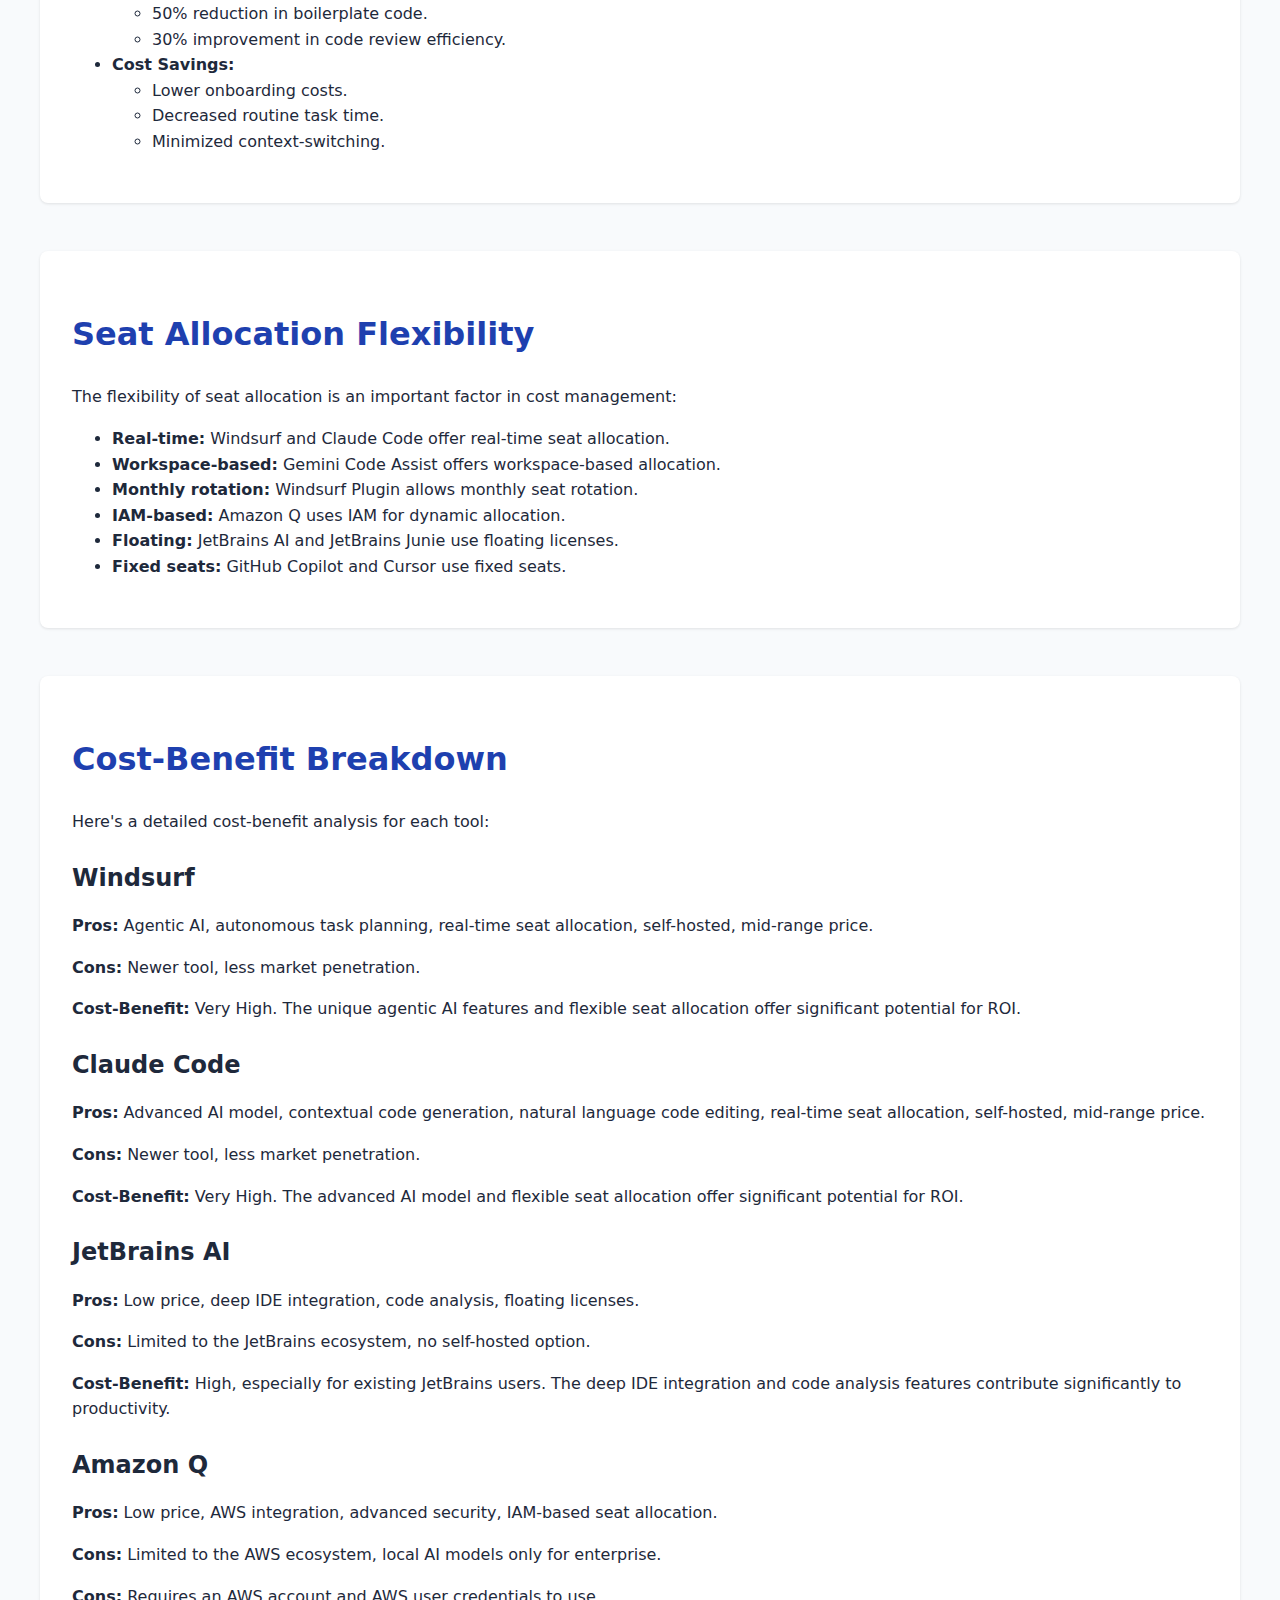
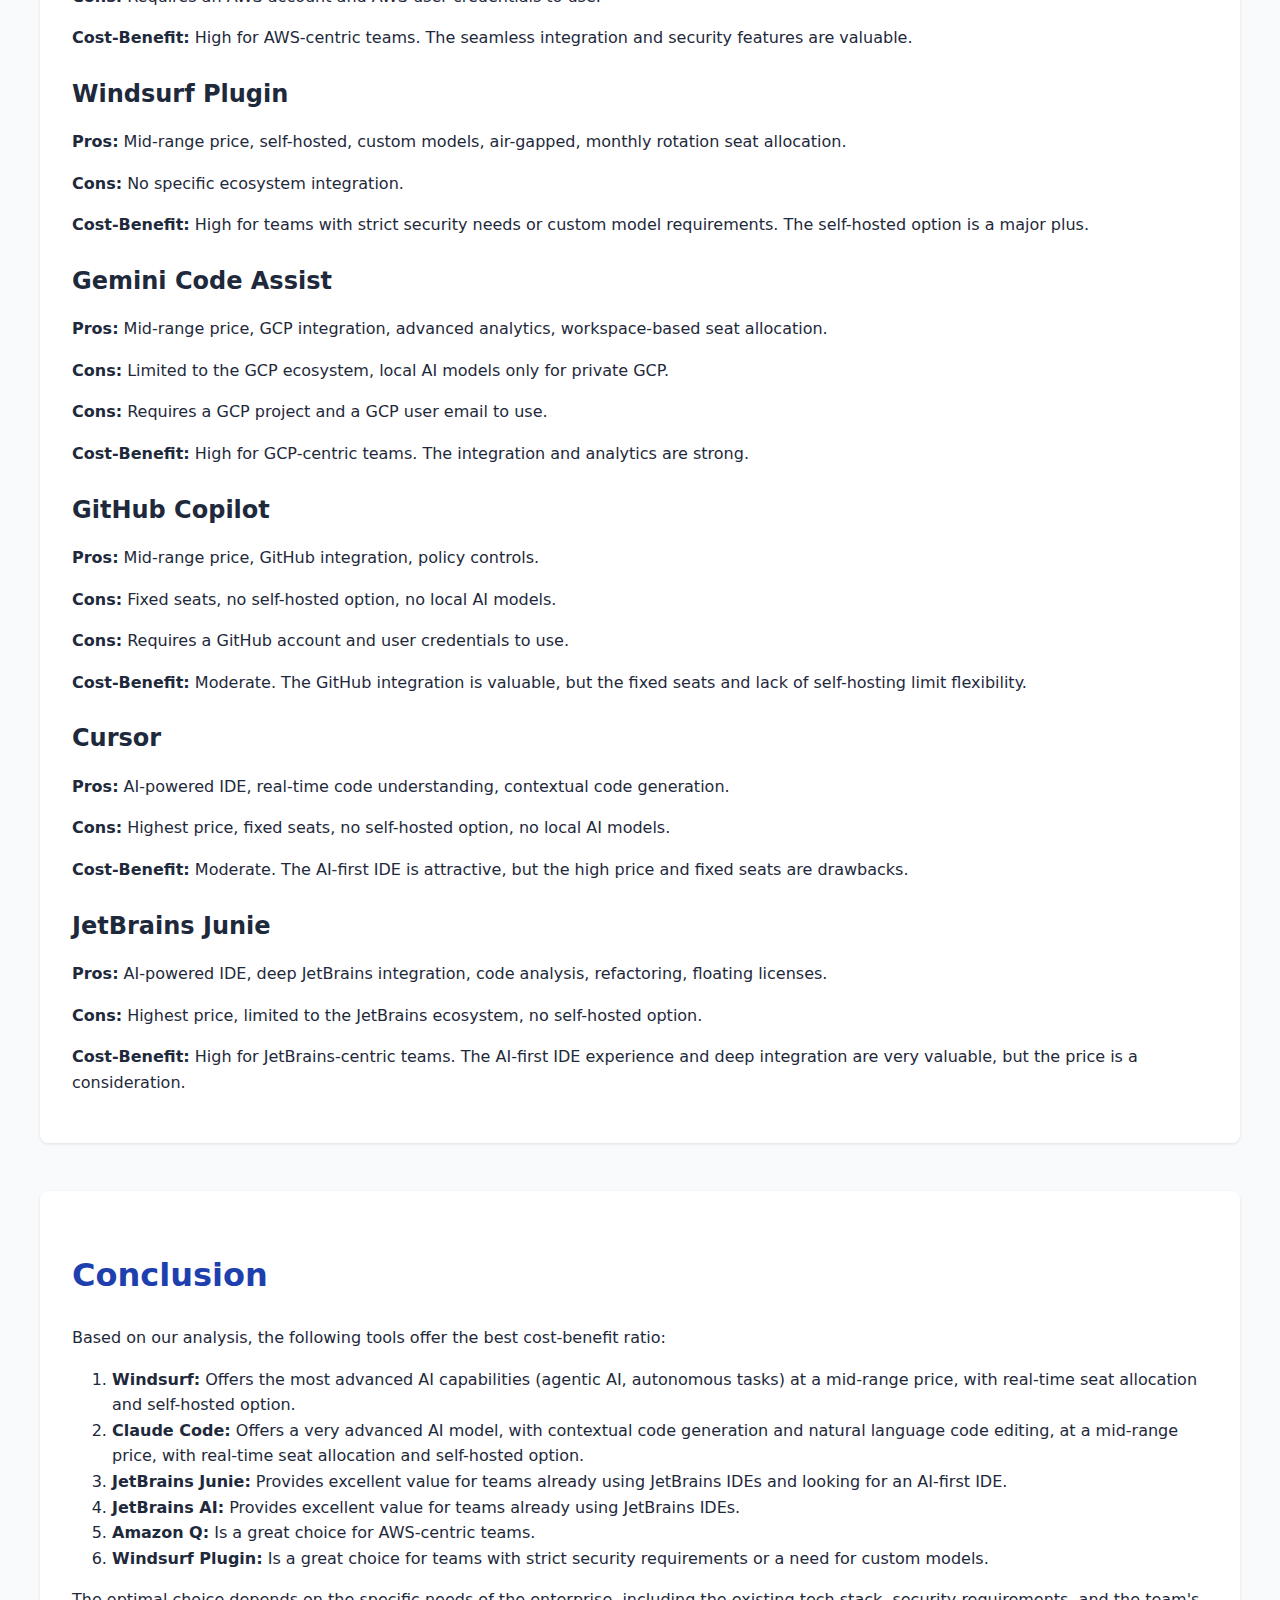
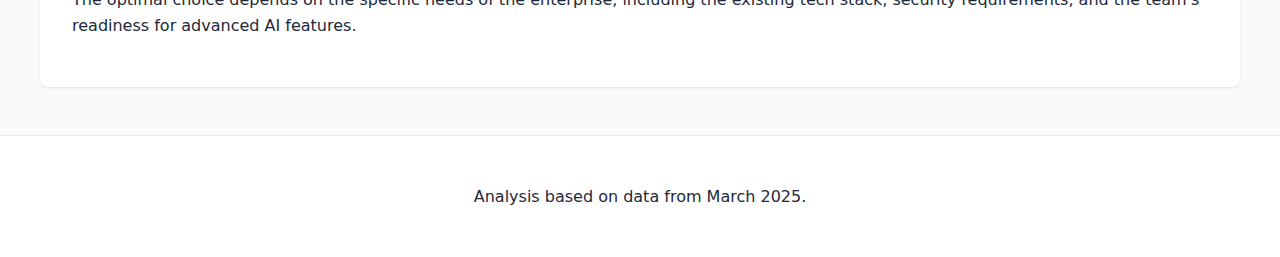
<file: cost-benefit.html>
<!DOCTYPE html>
<html lang="en">
<head>
    <meta charset="UTF-8">
    <meta name="viewport" content="width=device-width, initial-scale=1.0">
    <title>Cost-Benefit Analysis of AI Code Assistants</title>
    <link rel="stylesheet" href="styles.css">
    <link href="https://fonts.googleapis.com/css2?family=Inter:wght@400;500;600;700&display=swap" rel="stylesheet">
    </head>
<body>
    <header>
        <div class="container">
            <nav class="header-nav">
                <a href="recommendation.html" class="nav-button back-button">← Back to Recommendations</a>
            </nav>
            <h1>Cost-Benefit Analysis: AI Code Assistants for Enterprises</h1>
            <p class="subtitle">Determining the Best Value for Your Development Teams</p>
        </div>
    </header>

    <main class="container">
        <section id="introduction">
            <h2>Introduction</h2>
            <p>This document analyzes the cost-benefit proposition of various AI code assistant tools, considering their pricing, features, and potential return on investment (ROI). Our goal is to identify the tools that offer the best value for enterprise development teams.</p>
        </section>

        <section id="methodology">
            <h2>Methodology</h2>
            <p>Our analysis is based on the following factors:</p>
            <ul>
                <li><strong>Pricing:</strong> Base monthly cost per user.</li>
                <li><strong>Features:</strong> Key capabilities that enhance developer productivity.</li>
                <li><strong>Recommendations:</strong> Contextual suitability of each tool for specific needs.</li>
                <li><strong>ROI:</strong> Potential productivity gains and cost savings.</li>
                <li><strong>Seat Allocation:</strong> Flexibility in managing user licenses.</li>
            </ul>
        </section>

        <section id="pricing-overview">
            <h2>Pricing Overview</h2>
            <p>Here's a summary of the base monthly pricing for each tool:</p>
            <table>
                <thead>
                    <tr>
                        <th>Tool</th>
                        <th>Price/User/Month</th>
                    </tr>
                </thead>
                <tbody>
                    <tr>
                        <td>Amazon Q</td>
                        <td>$19</td>
                    </tr>
                    <tr>
                        <td>JetBrains AI</td>
                        <td>$20</td>
                    </tr>
                    <tr>
                        <td>Gemini Code Assist</td>
                        <td>$22.80</td>
                    </tr>
                    <tr>
                        <td>Claude Code</td>
                        <td>$30</td>
                    </tr>
                    <tr>
                        <td>GitHub Copilot</td>
                        <td>$31</td>
                    </tr>
                    <tr>
                        <td>Windsurf Plugin</td>
                        <td>$35</td>
                    </tr>
                    <tr>
                        <td>Windsurf</td>
                        <td>$35</td>
                    </tr>
                    <tr>
                        <td>Cursor</td>
                        <td>$40</td>
                    </tr>
                    <tr>
                        <td>JetBrains Junie</td>
                        <td>$40</td>
                    </tr>
                </tbody>
            </table>
        </section>

        <section id="feature-highlights">
            <h2>Key Feature Highlights</h2>
            <p>Each tool offers a unique set of features. Here are some notable strengths:</p>
            <ul>
                <li><strong>Amazon Q:</strong> Strong AWS integration, custom knowledge bases, advanced security.</li>
                <li><strong>Windsurf Plugin:</strong> Self-hosted option, custom model fine-tuning, air-gapped deployment.</li>
                <li><strong>Gemini Code Assist:</strong> Deep GCP integration, advanced analytics, enterprise security.</li>
                <li><strong>GitHub Copilot:</strong> Seamless GitHub integration, policy management, security integration.</li>
                <li><strong>JetBrains AI:</strong> Deep integration with JetBrains IDEs, code analysis, refactoring.</li>
                <li><strong>Windsurf:</strong> Agentic AI, continuous context awareness, autonomous task planning.</li>
                <li><strong>Claude Code:</strong> Advanced AI model, contextual code generation, natural language code editing.</li>
                <li><strong>Cursor:</strong> AI-powered IDE, real-time code understanding, contextual code generation.</li>
                <li><strong>JetBrains Junie:</strong> AI-powered IDE, deep JetBrains integration, code analysis, refactoring.</li>
            </ul>
        </section>

        <section id="recommendations-summary">
            <h2>Recommendations Summary</h2>
            <p>The tools are recommended for different scenarios:</p>
            <ul>
                <li><strong>Amazon Q:</strong> Best for teams heavily invested in the AWS ecosystem.</li>
                <li><strong>Windsurf Plugin:</strong> Ideal for projects with strict security requirements or custom AI model needs.
                </li>
                <li><strong>Gemini Code Assist:</strong> Optimal for teams working within the Google Cloud Platform.</li>
                <li><strong>GitHub Copilot:</strong> Best for teams that heavily rely on GitHub for their workflow.</li>
                <li><strong>JetBrains AI:</strong> Ideal for teams heavily invested in the JetBrains ecosystem.</li>
                <li><strong>Windsurf:</strong> Best for teams seeking a more autonomous AI-driven development experience.</li>
                <li><strong>Claude Code:</strong> Ideal for teams seeking a powerful AI model with strong code generation and understanding capabilities.</li>
                <li><strong>Cursor:</strong> Best for teams looking for an AI-first IDE experience.</li>
                <li><strong>JetBrains Junie:</strong> Ideal for teams heavily invested in the JetBrains ecosystem and looking for an
                    AI-first IDE experience.</li>
            </ul>
        </section>

        <section id="roi-analysis">
            <h2>Return on Investment (ROI) Analysis</h2>
            <p>AI code assistants offer significant potential for ROI through:</p>
            <ul>
                <li><strong>Productivity Gains:</strong>
                    <ul>
                        <li>25-35% reduction in code writing time.</li>
                        <li>40% faster bug identification.</li>
                        <li>50% reduction in boilerplate code.</li>
                        <li>30% improvement in code review efficiency.</li>
                    </ul>
                </li>
                <li><strong>Cost Savings:</strong>
                    <ul>
                        <li>Lower onboarding costs.</li>
                        <li>Decreased routine task time.</li>
                        <li>Minimized context-switching.</li>
                    </ul>
                </li>
            </ul>
        </section>

        <section id="seat-allocation">
            <h2>Seat Allocation Flexibility</h2>
            <p>The flexibility of seat allocation is an important factor in cost management:</p>
            <ul>
                <li><strong>Real-time:</strong> Windsurf and Claude Code offer real-time seat allocation.</li>
                <li><strong>Workspace-based:</strong> Gemini Code Assist offers workspace-based allocation.</li>
                <li><strong>Monthly rotation:</strong> Windsurf Plugin allows monthly seat rotation.</li>
                <li><strong>IAM-based:</strong> Amazon Q uses IAM for dynamic allocation.</li>
                <li><strong>Floating:</strong> JetBrains AI and JetBrains Junie use floating licenses.</li>
                <li><strong>Fixed seats:</strong> GitHub Copilot and Cursor use fixed seats.</li>
            </ul>
        </section>

        <section id="cost-benefit-breakdown">
            <h2>Cost-Benefit Breakdown</h2>
            <p>Here's a detailed cost-benefit analysis for each tool:</p>

            <div class="tool-analysis">
                <h3>Windsurf</h3>
                <p><strong>Pros:</strong> Agentic AI, autonomous task planning, real-time seat allocation, self-hosted, mid-range price.</p>
                <p><strong>Cons:</strong> Newer tool, less market penetration.</p>
                <p><strong>Cost-Benefit:</strong> Very High. The unique agentic AI features and flexible seat allocation offer significant potential for ROI.</p>
            </div>

            <div class="tool-analysis">
                <h3>Claude Code</h3>
                <p><strong>Pros:</strong> Advanced AI model, contextual code generation, natural language code editing, real-time seat allocation, self-hosted, mid-range price.</p>
                <p><strong>Cons:</strong> Newer tool, less market penetration.</p>
                <p><strong>Cost-Benefit:</strong> Very High. The advanced AI model and flexible seat allocation offer significant potential for ROI.</p>
            </div>

            <div class="tool-analysis">
                <h3>JetBrains AI</h3>
                <p><strong>Pros:</strong> Low price, deep IDE integration, code analysis, floating licenses.</p>
                <p><strong>Cons:</strong> Limited to the JetBrains ecosystem, no self-hosted option.</p>
                <p><strong>Cost-Benefit:</strong> High, especially for existing JetBrains users. The deep IDE integration and code analysis features contribute significantly to productivity.</p>
            </div>

            <div class="tool-analysis">
                <h3>Amazon Q</h3>
                <p><strong>Pros:</strong> Low price, AWS integration, advanced security, IAM-based seat allocation.</p>
                <p><strong>Cons:</strong> Limited to the AWS ecosystem, local AI models only for enterprise.</p>
                <p><strong>Cons:</strong> Requires an AWS account and AWS user credentials to use.</p>
                <p><strong>Cost-Benefit:</strong> High for AWS-centric teams. The seamless integration and security features are valuable.</p>
            </div>

            <div class="tool-analysis">
                <h3>Windsurf Plugin</h3>
                <p><strong>Pros:</strong> Mid-range price, self-hosted, custom models, air-gapped, monthly rotation seat allocation.</p>
                <p><strong>Cons:</strong> No specific ecosystem integration.</p>
                <p><strong>Cost-Benefit:</strong> High for teams with strict security needs or custom model requirements. The self-hosted option is a major plus.</p>
            </div>

            <div class="tool-analysis">
                <h3>Gemini Code Assist</h3>
                <p><strong>Pros:</strong> Mid-range price, GCP integration, advanced analytics, workspace-based seat allocation.</p>
                <p><strong>Cons:</strong> Limited to the GCP ecosystem, local AI models only for private GCP.</p>
                <p><strong>Cons:</strong> Requires a GCP project and a GCP user email to use.</p>
                <p><strong>Cost-Benefit:</strong> High for GCP-centric teams. The integration and analytics are strong.</p>
            </div>

            <div class="tool-analysis">
                <h3>GitHub Copilot</h3>
                <p><strong>Pros:</strong> Mid-range price, GitHub integration, policy controls.</p>
                <p><strong>Cons:</strong> Fixed seats, no self-hosted option, no local AI models.</p>
                <p><strong>Cons:</strong> Requires a GitHub account and user credentials to use.</p>
                <p><strong>Cost-Benefit:</strong> Moderate. The GitHub integration is valuable, but the fixed seats and lack of self-hosting limit flexibility.</p>
            </div>

            <div class="tool-analysis">
                <h3>Cursor</h3>
                <p><strong>Pros:</strong> AI-powered IDE, real-time code understanding, contextual code generation.</p>
                <p><strong>Cons:</strong> Highest price, fixed seats, no self-hosted option, no local AI models.</p>
                <p><strong>Cost-Benefit:</strong> Moderate. The AI-first IDE is attractive, but the high price and fixed seats are drawbacks.</p>
            </div>
<div class="tool-analysis">
    <h3>JetBrains Junie</h3>
    <p><strong>Pros:</strong> AI-powered IDE, deep JetBrains integration, code analysis, refactoring, floating licenses.
    </p>
    <p><strong>Cons:</strong> Highest price, limited to the JetBrains ecosystem, no self-hosted option.</p>
    <p><strong>Cost-Benefit:</strong> High for JetBrains-centric teams. The AI-first IDE experience and deep integration
        are very valuable, but the price is a consideration.</p>
</div>
        </section>

        <section id="conclusion">
            <h2>Conclusion</h2>
            <p>Based on our analysis, the following tools offer the best cost-benefit ratio:</p>
            <ol>
                <li><strong>Windsurf:</strong> Offers the most advanced AI capabilities (agentic AI, autonomous tasks) at a mid-range price, with real-time seat allocation and self-hosted option.</li>
                <li><strong>Claude Code:</strong> Offers a very advanced AI model, with contextual code generation and natural language code editing, at a mid-range price, with real-time seat allocation and self-hosted option.</li>
                <li><strong>JetBrains Junie:</strong> Provides excellent value for teams already using JetBrains IDEs and looking for an
                    AI-first IDE.</li>
                <li><strong>JetBrains AI:</strong> Provides excellent value for teams already using JetBrains IDEs.</li>
                <li><strong>Amazon Q:</strong> Is a great choice for AWS-centric teams.</li>
                <li><strong>Windsurf Plugin:</strong> Is a great choice for teams with strict security requirements or a need for custom
                    models.</li>
            </ol>
            <p>The optimal choice depends on the specific needs of the enterprise, including the existing tech stack, security requirements, and the team's readiness for advanced AI features.</p>
        </section>
    </main>

    <footer>
        <div class="container">
            <p>Analysis based on data from March 2025.</p>
        </div>
    </footer>
</body>
</html>
</file>
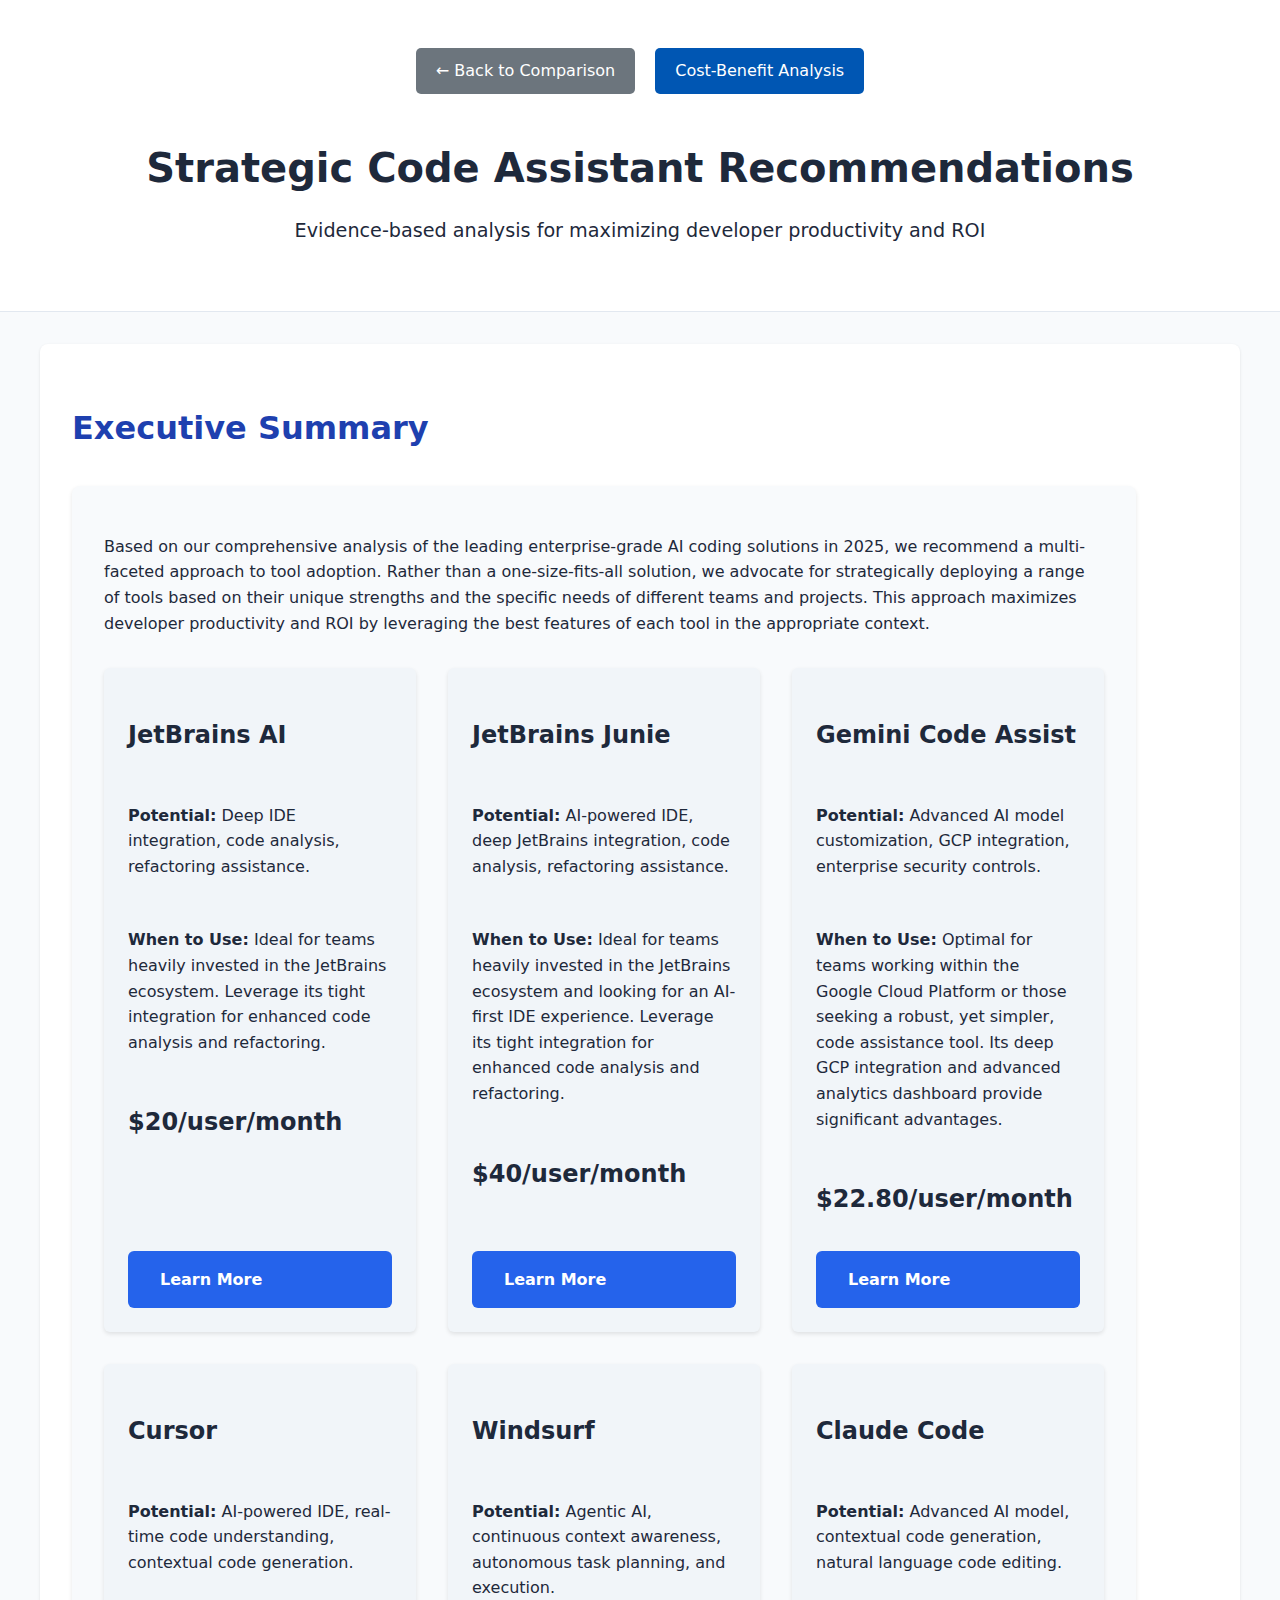
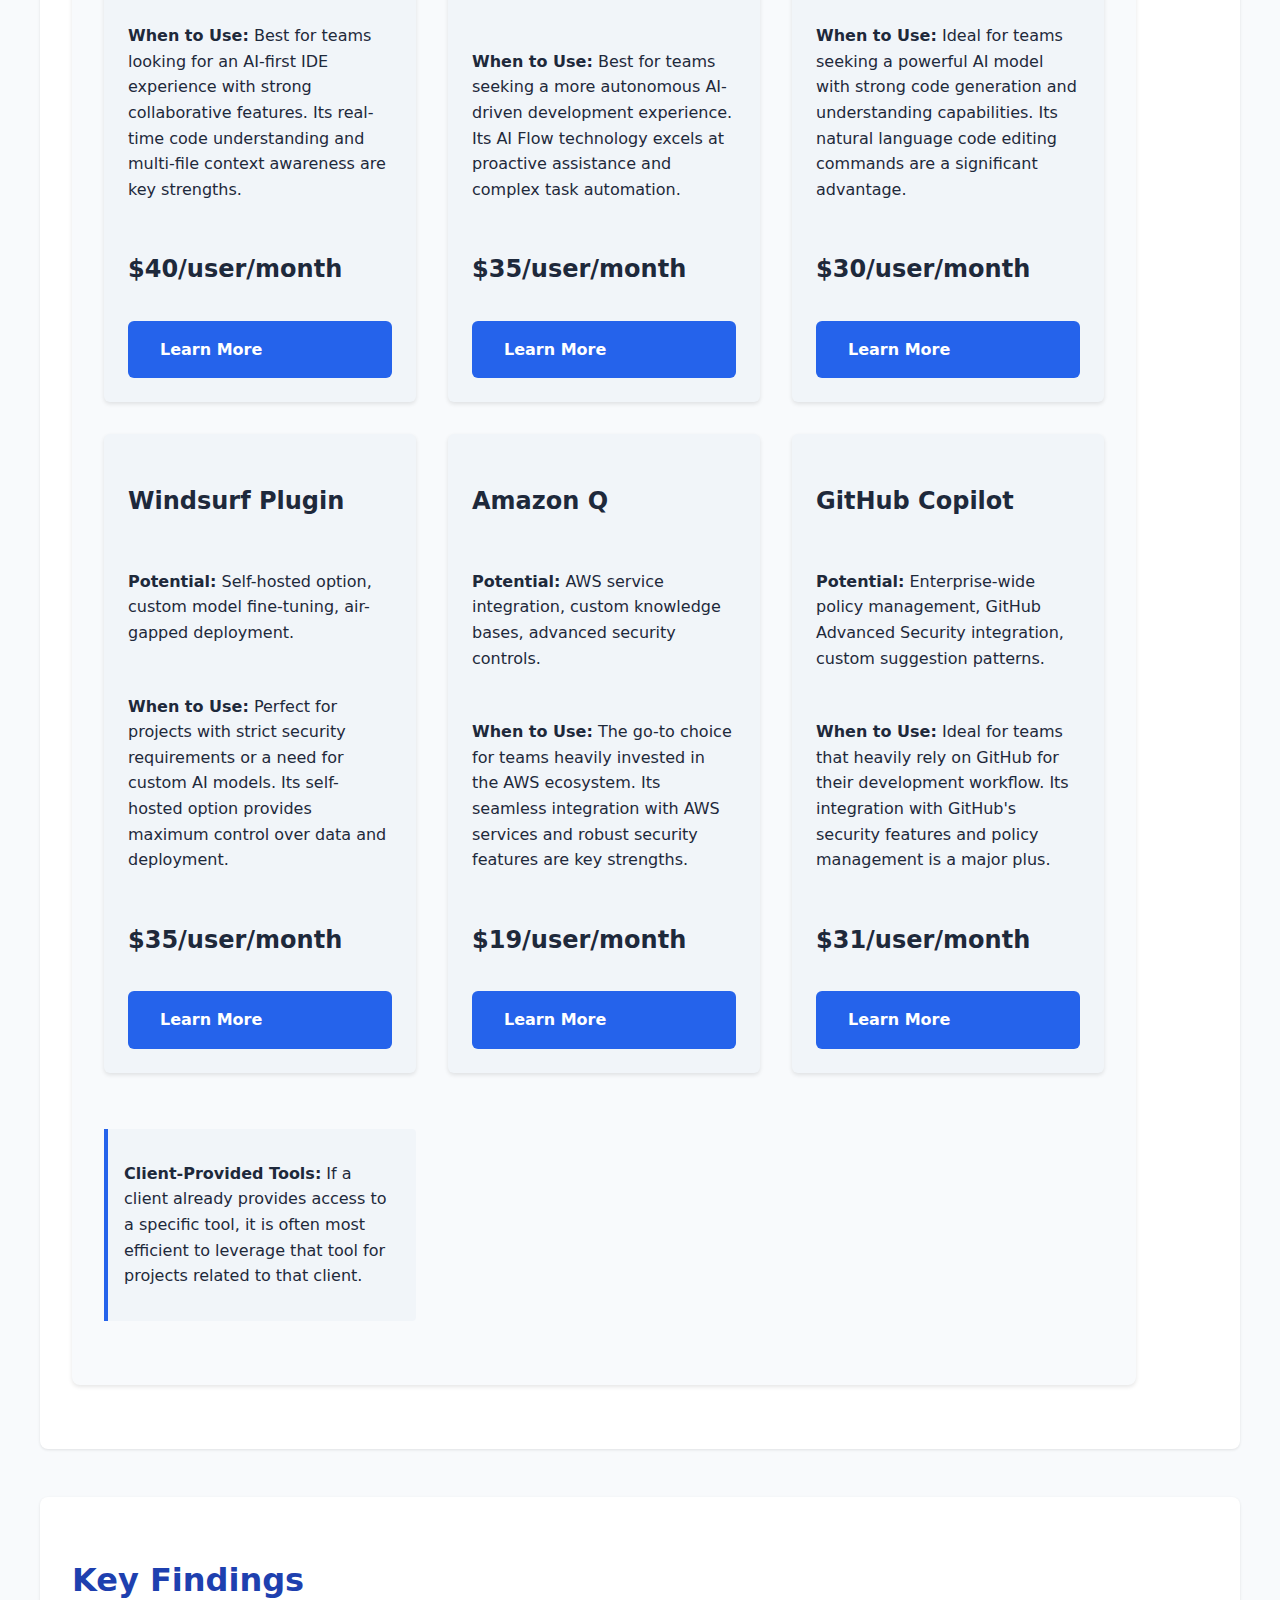
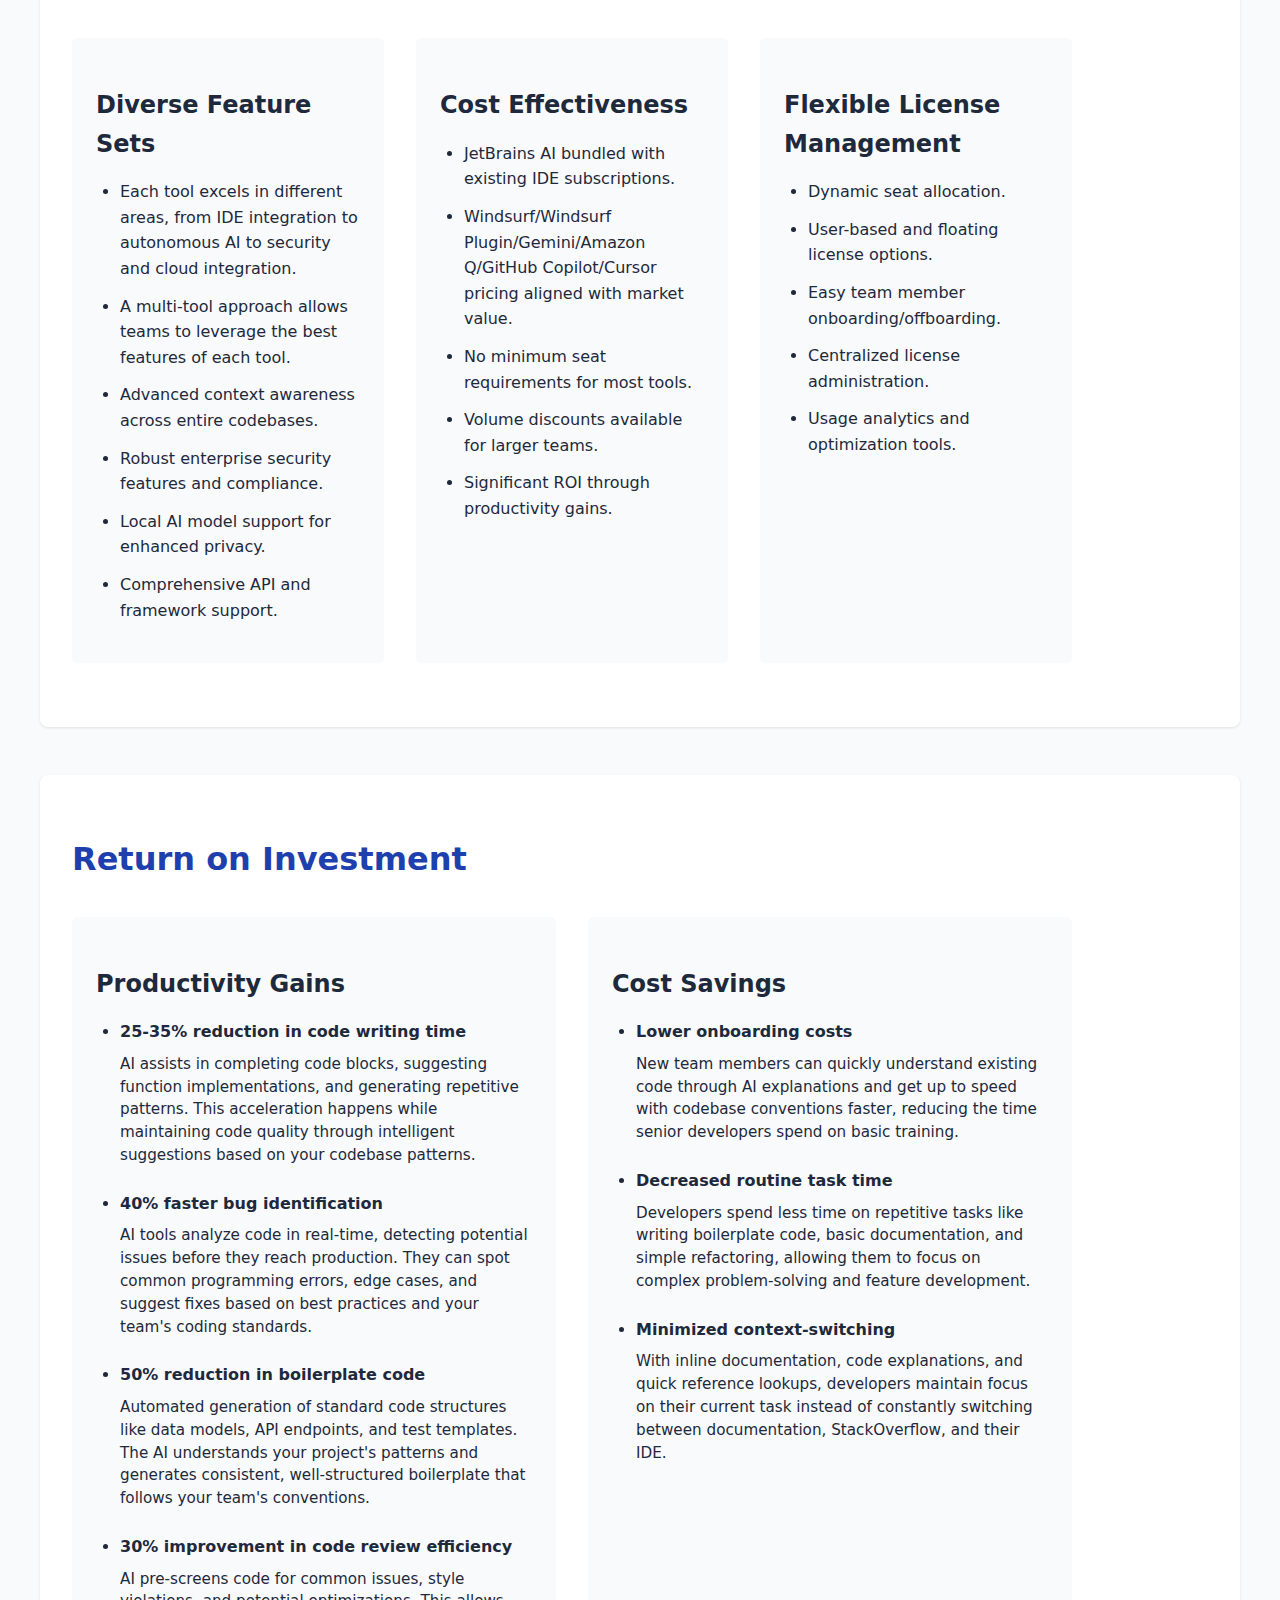
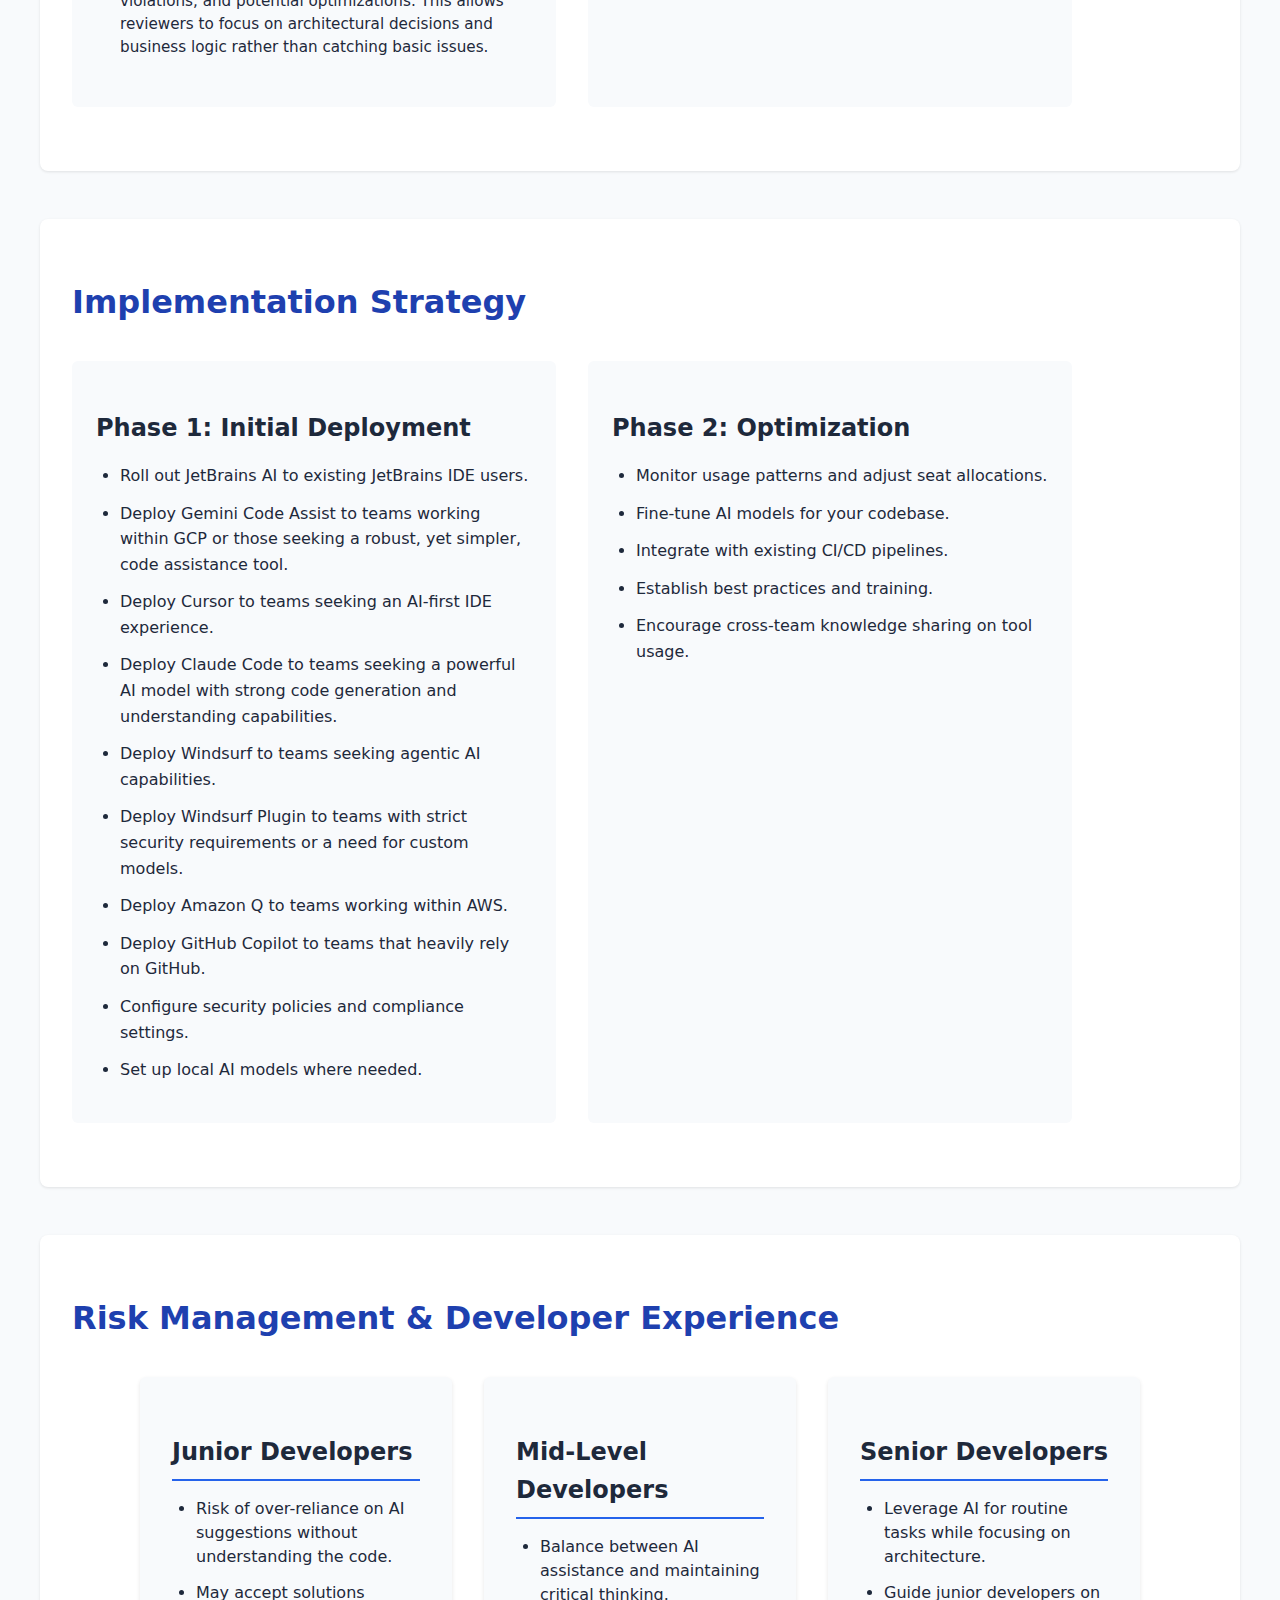
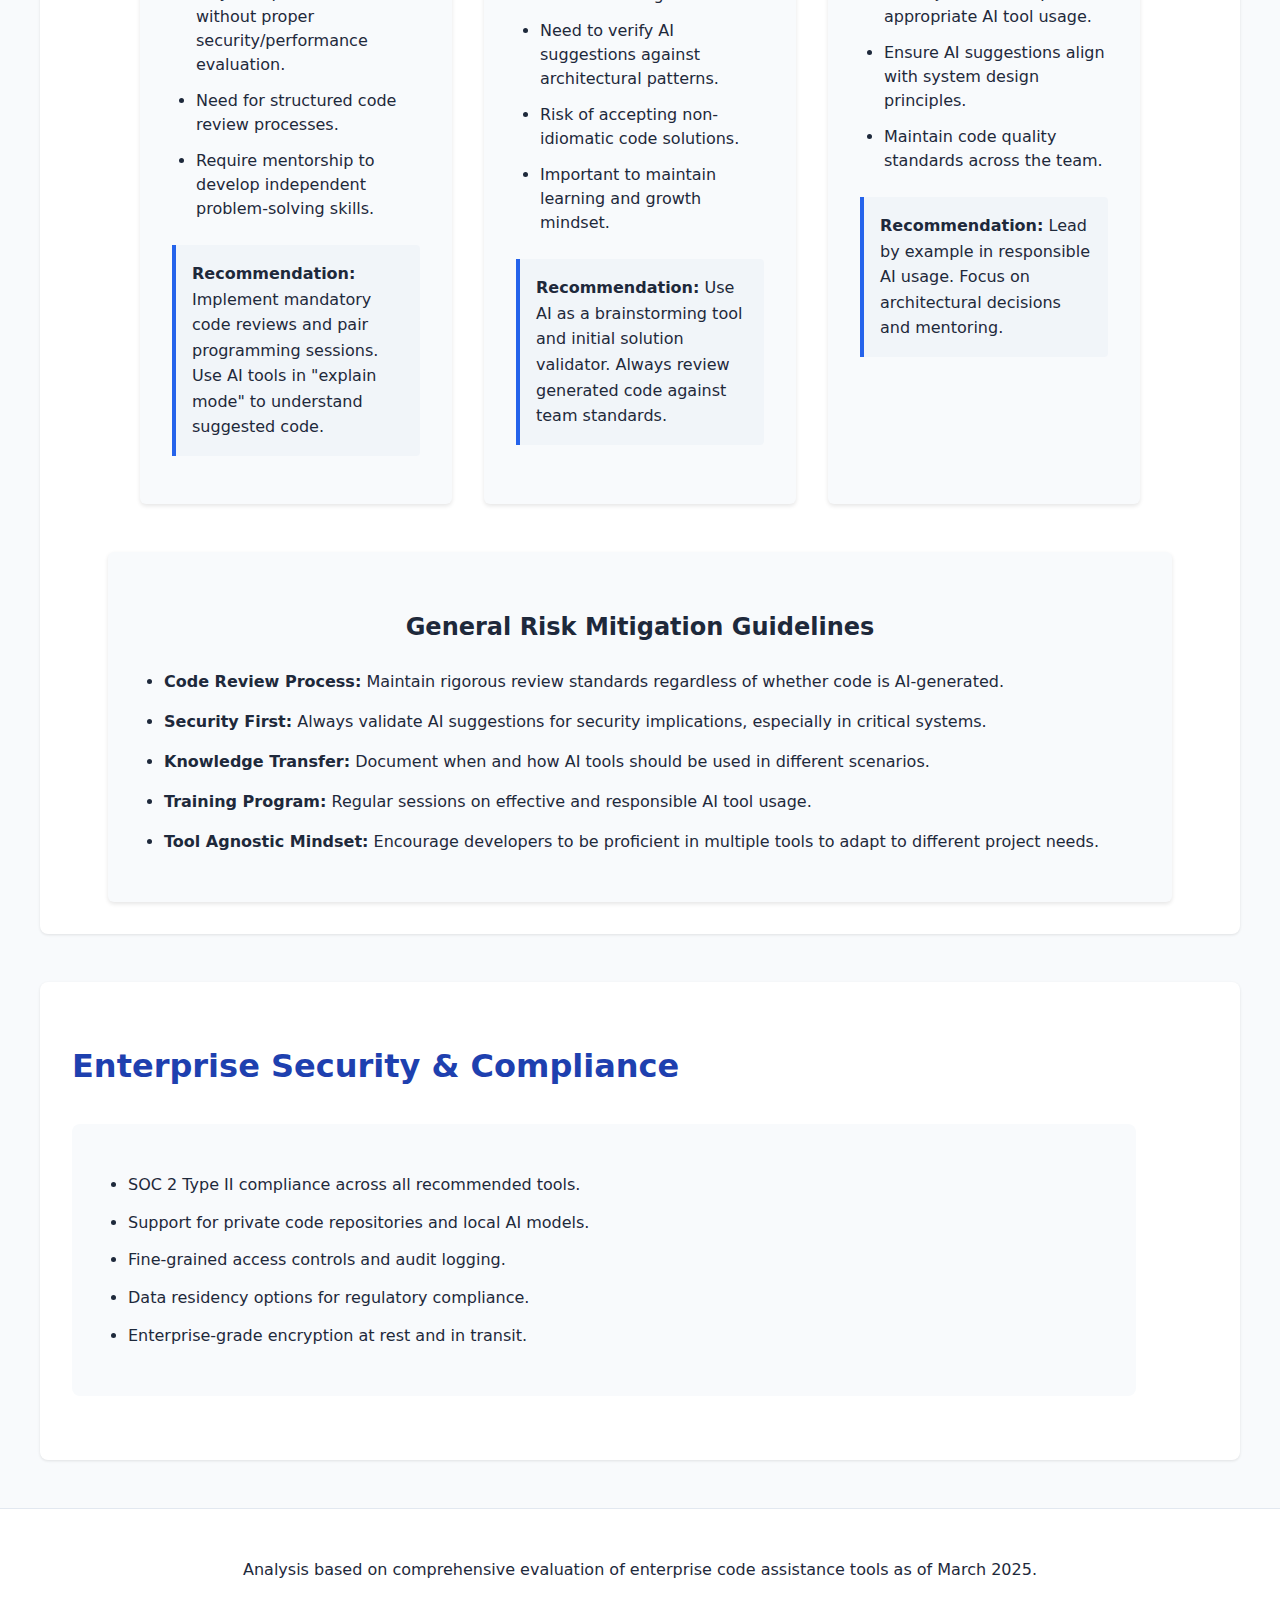
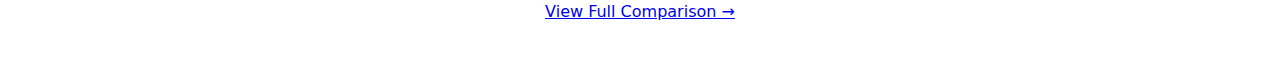
<file: recommendation.html>
<!DOCTYPE html>
<html lang="en">

<head>
    <meta charset="UTF-8">
    <meta name="viewport" content="width=device-width, initial-scale=1.0">
    <title>Strategic Code Assistant Recommendations for Enterprise</title>
    <link rel="stylesheet" href="styles.css">
    <link href="https://fonts.googleapis.com/css2?family=Inter:wght@400;500;600;700&display=swap" rel="stylesheet">
</head>

<body>
    <header>
        <div class="container">
            <nav class="header-nav">
                <a href="index.html" class="nav-button back-button">← Back to Comparison</a>
                <a href="cost-benefit.html" class="nav-button">Cost-Benefit Analysis</a>
            </nav>
            <h1>Strategic Code Assistant Recommendations</h1>
            <p class="subtitle">Evidence-based analysis for maximizing developer productivity and ROI</p>
        </div>
    </header>

    <main class="container">
        <!-- Rest of your content remains the same -->
        <section id="executive-summary">
            <h2>Executive Summary</h2>
            <div class="summary-box">
                <p>Based on our comprehensive analysis of the leading enterprise-grade AI coding solutions in 2025, we
                    recommend a
                    multi-faceted approach to tool adoption. Rather than a one-size-fits-all solution, we advocate for
                    strategically
                    deploying a range of tools based on their unique strengths and the specific needs of different teams
                    and projects.
                    This approach maximizes developer productivity and ROI by leveraging the best features of each tool
                    in the
                    appropriate context.</p>
                <div class="recommendations">
                    <div class="recommendation-item">
                        <h3>JetBrains AI</h3>
                        <p><strong>Potential:</strong> Deep IDE integration, code analysis, refactoring assistance.</p>
                        <p><strong>When to Use:</strong> Ideal for teams heavily invested in the JetBrains ecosystem.
                            Leverage its tight
                            integration for enhanced code analysis and refactoring.</p>
                        <p class="price">$20/user/month</p>
                        <a href="https://www.jetbrains.com/ai/" target="_blank" rel="noopener" class="recommendation-button cta-button">Learn
                            More</a>
                        </div>
                        <div class="recommendation-item">
                            <h3>JetBrains Junie</h3>
                            <p><strong>Potential:</strong> AI-powered IDE, deep JetBrains integration, code analysis,
                                refactoring assistance.</p>
                            <p><strong>When to Use:</strong> Ideal for teams heavily invested in the JetBrains ecosystem and
                                looking for an AI-first
                                IDE experience. Leverage its tight integration for enhanced code analysis and refactoring.
                            </p>
                            <p class="price">$40/user/month</p>
                            <a href="https://www.jetbrains.com/junie" target="_blank" rel="noopener"
                                class="recommendation-button cta-button">Learn
                            More</a>
                    </div>
                    <div class="recommendation-item">
                        <h3>Gemini Code Assist</h3>
                        <p><strong>Potential:</strong> Advanced AI model customization, GCP integration, enterprise
                            security controls.</p>
                        <p><strong>When to Use:</strong> Optimal for teams working within the Google Cloud Platform or
                            those seeking a robust,
                            yet simpler, code assistance tool. Its deep GCP integration and advanced analytics dashboard
                            provide significant
                            advantages.</p>
                        <p class="price">$22.80/user/month</p>
                        <a href="https://codeassist.google/" target="_blank" rel="noopener" class="recommendation-button cta-button">Learn
                            More</a>
                    </div>
                    <div class="recommendation-item">
                        <h3>Cursor</h3>
                        <p><strong>Potential:</strong> AI-powered IDE, real-time code understanding, contextual code
                            generation.</p>
                        <p><strong>When to Use:</strong> Best for teams looking for an AI-first IDE experience with
                            strong collaborative
                            features. Its real-time code understanding and multi-file context awareness are key
                            strengths.</p>
                        <p class="price">$40/user/month</p>
                        <a href="https://cursor.sh/" target="_blank" rel="noopener" class="recommendation-button cta-button">Learn More</a>
                        </div>
                        <div class="recommendation-item">
                        <h3>Windsurf</h3>
                        <p><strong>Potential:</strong> Agentic AI, continuous context awareness, autonomous task
                            planning, and execution.</p>
                        <p><strong>When to Use:</strong> Best for teams seeking a more autonomous AI-driven development
                            experience. Its AI Flow
                            technology excels at proactive assistance and complex task automation.</p>
                        <p class="price">$35/user/month</p>
                        <a href="https://windsurf.com/" target="_blank" rel="noopener" class="recommendation-button cta-button">Learn More</a>
                    </div>
                    <div class="recommendation-item">
                        <h3>Claude Code</h3>
                        <p><strong>Potential:</strong> Advanced AI model, contextual code generation, natural language
                            code editing.</p>
                        <p><strong>When to Use:</strong> Ideal for teams seeking a powerful AI model with strong code
                            generation and
                            understanding capabilities. Its natural language code editing commands are a significant
                            advantage.</p>
                        <p class="price">$30/user/month</p>
                        <a href="https://www.anthropic.com/claude" target="_blank" rel="noopener" class="recommendation-button cta-button">Learn
                            More</a>
                    </div>
                    <div class="recommendation-item">
                        <h3>Windsurf Plugin</h3>
                        <p><strong>Potential:</strong> Self-hosted option, custom model fine-tuning, air-gapped
                            deployment.</p>
                        <p><strong>When to Use:</strong> Perfect for projects with strict security requirements or a
                            need for custom AI models.
                            Its self-hosted option provides maximum control over data and deployment.</p>
                        <p class="price">$35/user/month</p>
                        <a href="https://codeium.com/" target="_blank" rel="noopener" class="recommendation-button cta-button">Learn More</a>
                    </div>
                    <div class="recommendation-item">
                        <h3>Amazon Q</h3>
                        <p><strong>Potential:</strong> AWS service integration, custom knowledge bases, advanced
                            security controls.</p>
                        <p><strong>When to Use:</strong> The go-to choice for teams heavily invested in the AWS
                            ecosystem. Its seamless
                            integration with AWS services and robust security features are key strengths.</p>
                        <p class="price">$19/user/month</p>
                        <a href="https://aws.amazon.com/q/" target="_blank" rel="noopener" class="recommendation-button cta-button">Learn
                            More</a>
                    </div>
                    <div class="recommendation-item">
                        <h3>GitHub Copilot</h3>
                        <p><strong>Potential:</strong> Enterprise-wide policy management, GitHub Advanced Security
                            integration, custom
                            suggestion patterns.</p>
                        <p><strong>When to Use:</strong> Ideal for teams that heavily rely on GitHub for their
                            development workflow. Its
                            integration with GitHub's security features and policy management is a major plus.</p>
                        <p class="price">$31/user/month</p>
                        <a href="https://github.com/features/copilot" target="_blank" rel="noopener"
                            class="recommendation-button cta-button">Learn More</a>
                    </div>
                    <div class="recommendation-note">
                        <p><strong>Client-Provided Tools:</strong> If a client already provides access to a specific
                            tool, it is often most
                            efficient to leverage that tool for projects related to that client.</p>
                    </div>
                </div>
            </div>
        </section>

        <section id="analysis">
            <h2>Key Findings</h2>
            <div class="findings-grid">
                <div class="finding-item">
                    <h3>Diverse Feature Sets</h3>
                    <ul>
                        <li>Each tool excels in different areas, from IDE integration to autonomous AI to security and
                            cloud integration.</li>
                        <li>A multi-tool approach allows teams to leverage the best features of each tool.</li>
                        <li>Advanced context awareness across entire codebases.</li>
                        <li>Robust enterprise security features and compliance.</li>
                        <li>Local AI model support for enhanced privacy.</li>
                        <li>Comprehensive API and framework support.</li>
                    </ul>
                </div>
                <div class="finding-item">
                    <h3>Cost Effectiveness</h3>
                    <ul>
                        <li>JetBrains AI bundled with existing IDE subscriptions.</li>
                        <li>Windsurf/Windsurf Plugin/Gemini/Amazon Q/GitHub Copilot/Cursor pricing aligned with market value.
                        </li>
                        <li>No minimum seat requirements for most tools.</li>
                        <li>Volume discounts available for larger teams.</li>
                        <li>Significant ROI through productivity gains.</li>
                    </ul>
                </div>
                <div class="finding-item">
                    <h3>Flexible License Management</h3>
                    <ul>
                        <li>Dynamic seat allocation.</li>
                        <li>User-based and floating license options.</li>
                        <li>Easy team member onboarding/offboarding.</li>
                        <li>Centralized license administration.</li>
                        <li>Usage analytics and optimization tools.</li>
                    </ul>
                </div>
            </div>
        </section>

        <section id="roi">
            <h2>Return on Investment</h2>
            <div class="roi-analysis">
                <div class="roi-item">
                    <h3>Productivity Gains</h3>
                    <ul>
                        <li>
                            <strong>25-35% reduction in code writing time</strong>
                            <p class="explanation">AI assists in completing code blocks, suggesting function
                                implementations, and generating repetitive patterns. This acceleration happens while
                                maintaining code quality through intelligent suggestions based on your codebase
                                patterns.</p>
                        </li>
                        <li>
                            <strong>40% faster bug identification</strong>
                            <p class="explanation">AI tools analyze code in real-time, detecting potential issues before
                                they reach production. They can spot common programming errors, edge cases, and suggest
                                fixes based on best practices and your team's coding standards.</p>
                        </li>
                        <li>
                            <strong>50% reduction in boilerplate code</strong>
                            <p class="explanation">Automated generation of standard code structures like data models,
                                API endpoints, and test templates. The AI understands your project's patterns and
                                generates consistent, well-structured boilerplate that follows your team's conventions.
                            </p>
                        </li>
                        <li>
                            <strong>30% improvement in code review efficiency</strong>
                            <p class="explanation">AI pre-screens code for common issues, style violations, and
                                potential optimizations. This allows reviewers to focus on architectural decisions and
                                business logic rather than catching basic issues.</p>
                        </li>
                    </ul>
                </div>
                <div class="roi-item">
                    <h3>Cost Savings</h3>
                    <ul>
                        <li>
                            <strong>Lower onboarding costs</strong>
                            <p class="explanation">New team members can quickly understand existing code through AI
                                explanations and get up to speed with codebase conventions faster, reducing the time
                                senior developers spend on basic training.</p>
                        </li>
                        <li>
                            <strong>Decreased routine task time</strong>
                            <p class="explanation">Developers spend less time on repetitive tasks like writing
                                boilerplate code, basic documentation, and simple refactoring, allowing them to focus on
                                complex problem-solving and feature development.</p>
                        </li>
                        <li>
                            <strong>Minimized context-switching</strong>
                            <p class="explanation">With inline documentation, code explanations, and quick reference
                                lookups, developers maintain focus on their current task instead of constantly switching
                                between documentation, StackOverflow, and their IDE.</p>
                        </li>
                    </ul>
                </div>
            </div>
        </section>

        <section id="implementation">
            <h2>Implementation Strategy</h2>
            <div class="strategy-grid">
                <div class="strategy-item">
                    <h3>Phase 1: Initial Deployment</h3>
                    <ul>
                        <li>Roll out JetBrains AI to existing JetBrains IDE users.</li>
                        <li>Deploy Gemini Code Assist to teams working within GCP or those seeking a robust, yet
                            simpler, code assistance tool.
                        </li>
                        <li>Deploy Cursor to teams seeking an AI-first IDE experience.</li>
                        <li>Deploy Claude Code to teams seeking a powerful AI model with strong code generation and
                            understanding capabilities.
                        </li>
                        <li>Deploy Windsurf to teams seeking agentic AI capabilities.</li>
                        <li>Deploy Windsurf Plugin to teams with strict security requirements or a need for custom models.</li>
                        <li>Deploy Amazon Q to teams working within AWS.</li>
                        <li>Deploy GitHub Copilot to teams that heavily rely on GitHub.</li>
                        <li>Configure security policies and compliance settings.</li>
                        <li>Set up local AI models where needed.</li>
                    </ul>
                </div>
                <div class="strategy-item">
                    <h3>Phase 2: Optimization</h3>
                    <ul>
                        <li>Monitor usage patterns and adjust seat allocations.</li>
                        <li>Fine-tune AI models for your codebase.</li>
                        <li>Integrate with existing CI/CD pipelines.</li>
                        <li>Establish best practices and training.</li>
                        <li>Encourage cross-team knowledge sharing on tool usage.</li>
                    </ul>
                </div>
            </div>
        </section>

        <section id="risks-considerations">
            <h2>Risk Management & Developer Experience</h2>
            <div class="risks-grid">
                <div class="risk-item">
                    <h3>Junior Developers</h3>
                    <ul>
                        <li>Risk of over-reliance on AI suggestions without understanding the code.</li>
                        <li>May accept solutions without proper security/performance evaluation.</li>
                        <li>Need for structured code review processes.</li>
                        <li>Require mentorship to develop independent problem-solving skills.</li>
                    </ul>
                    <p class="recommendation-note">
                        <strong>Recommendation:</strong> Implement mandatory code reviews and pair programming sessions.
                        Use AI tools in "explain mode" to understand suggested code.
                    </p>
                </div>
                <div class="risk-item">
                    <h3>Mid-Level Developers</h3>
                    <ul>
                        <li>Balance between AI assistance and maintaining critical thinking.</li>
                        <li>Need to verify AI suggestions against architectural patterns.</li>
                        <li>Risk of accepting non-idiomatic code solutions.</li>
                        <li>Important to maintain learning and growth mindset.</li>
                    </ul>
                    <p class="recommendation-note">
                        <strong>Recommendation:</strong> Use AI as a brainstorming tool and initial solution validator.
                        Always review generated code against team standards.
                    </p>
                </div>
                <div class="risk-item">
                    <h3>Senior Developers</h3>
                    <ul>
                        <li>Leverage AI for routine tasks while focusing on architecture.</li>
                        <li>Guide junior developers on appropriate AI tool usage.</li>
                        <li>Ensure AI suggestions align with system design principles.</li>
                        <li>Maintain code quality standards across the team.</li>
                    </ul>
                    <p class="recommendation-note">
                        <strong>Recommendation:</strong> Lead by example in responsible AI usage. Focus on architectural
                        decisions and mentoring.
                    </p>
                </div>
            </div>
            <div class="general-guidelines">
                <h3>General Risk Mitigation Guidelines</h3>
                <ul>
                    <li><strong>Code Review Process:</strong> Maintain rigorous review standards regardless of whether
                        code is AI-generated.
                    </li>
                    <li><strong>Security First:</strong> Always validate AI suggestions for security implications,
                        especially in critical
                        systems.</li>
                    <li><strong>Knowledge Transfer:</strong> Document when and how AI tools should be used in different
                        scenarios.</li>
                    <li><strong>Training Program:</strong> Regular sessions on effective and responsible AI tool usage.
                    </li>
                    <li><strong>Tool Agnostic Mindset:</strong> Encourage developers to be proficient in multiple tools
                        to adapt to
                        different project needs.</li>
                </ul>
            </div>
        </section>

        <section id="security">
            <h2>Enterprise Security & Compliance</h2>
            <div class="security-features">
                <ul>
                    <li>SOC 2 Type II compliance across all recommended tools.</li>
                    <li>Support for private code repositories and local AI models.</li>
                    <li>Fine-grained access controls and audit logging.</li>
                    <li>Data residency options for regulatory compliance.</li>
                    <li>Enterprise-grade encryption at rest and in transit.</li>
                </ul>
            </div>
        </section>
    </main>

    <footer>
        <div class="container">
            <p>Analysis based on comprehensive evaluation of enterprise code assistance tools as of March 2025.</p>
            <p><a href="index.html">View Full Comparison →</a></p>
        </div>
    </footer>
</body>

</html>
</file>
<file: styles.css>
/* styles.css */
:root {
    --primary-color: #2563eb;
    --secondary-color: #1e40af;
    --background-color: #f8fafc;
    --text-color: #1e293b;
    --border-color: #e2e8f0;
    --bg-primary: #f1f5f9;
    --bg-secondary: #e2e8f0;
    --bg-accent: #f8fafc;
    --text-primary: #1e293b;
    --primary-color-dark: #1d4ed8;
    /* Define the darker shade here */
    --button-hover-bg: #0056b3;
        /* Darker blue for hover */
        --button-hover-text: #fff;
        /* White text for hover */
}

/* Layout improvements */
body {
    margin: 0;
    padding: 0;
    font-family: system-ui, -apple-system, BlinkMacSystemFont, 'Segoe UI', Roboto, Oxygen, Ubuntu, Cantarell, 'Open Sans', 'Helvetica Neue', sans-serif;
    line-height: 1.6;
    color: var(--text-color);
    background-color: var(--background-color);
}

.container {
    max-width: 1200px;
    margin: 0 auto;
    padding: 0 2rem;
}

header {
    background: white;
    padding: 2rem 0;
    margin-bottom: 2rem;
    border-bottom: 1px solid var(--border-color);
}

header .container {
    text-align: center;
}

.header-nav {
    display: flex;
    justify-content: center;
    /* Center the buttons horizontally */
    gap: 20px;
    /* Add space between buttons */
    margin-bottom: 20px;
    /* Add space below the buttons */
}

main {
    max-width: 1200px;
    margin: 0 auto;
    padding: 0 2rem;
}

section {
    margin-bottom: 4rem;
    background: white;
    padding: 2rem;
    border-radius: 8px;
    box-shadow: 0 1px 3px rgba(0, 0, 0, 0.1);
}

/* Recommendation Page Improvements */
.summary-box {
    margin: 2rem auto;
    max-width: 1000px;
}

.findings-grid,
.strategy-grid,
.roi-analysis {
    max-width: 1000px;
    margin: 2rem auto;
}

.finding-item,
.strategy-item,
.roi-item {
    padding: 2rem;
}

.finding-item ul,
.strategy-item ul,
.roi-item ul {
    padding-left: 1.5rem;
    margin: 1rem 0;
}

.finding-item li,
.strategy-item li,
.roi-item li {
    margin-bottom: 0.75rem;
}

.roi-item li {
    margin-bottom: 1.5rem;
}

.roi-item strong {
    color: var(--text-primary);
    display: block;
    margin-bottom: 0.5rem;
}

.explanation {
    color: var(--text-secondary);
    font-size: 0.95rem;
    margin: 0.5rem 0 0 0;
    line-height: 1.5;
}

.security-features {
    max-width: 1000px;
    margin: 2rem auto;
    padding: 2rem;
}

.security-features ul {
    padding-left: 1.5rem;
    margin: 1rem 0;
}

.security-features li {
    margin-bottom: 0.75rem;
}

.cta-box {
    max-width: 800px;
    margin: 2rem auto;
    padding: 3rem 2rem;
}

.recommendations {
    max-width: 1000px;
    margin: 2rem auto;
}

.recommendation-item {
    padding: 2rem;
}

footer {
    text-align: center;
    padding: 3rem 2rem;
    background: white;
    border-top: 1px solid var(--border-color);
    margin-top: 4rem;
}

/* Typography improvements */
h1 {
    font-size: 2.5rem;
    margin-bottom: 1rem;
    color: var(--text-primary);
}

h2 {
    font-size: 2rem;
    margin-bottom: 1.5rem;
    color: var(--text-primary);
}

h3 {
    font-size: 1.5rem;
    margin-bottom: 1rem;
    color: var(--text-primary);
}

.subtitle {
    font-size: 1.25rem;
    max-width: 800px;
    margin: 1rem auto 2rem;
}

/* Navigation improvements */
nav {
    max-width: 1200px;
    margin: 0 auto;
    padding: 1rem 2rem;
}

.nav-button {
    background-color: #0056b3;
    /* Darker blue */
    color: #fff;
    padding: 10px 20px;
    border-radius: 5px;
    text-decoration: none;
    transition: background-color 0.3s ease;
    display: inline-block;
    /* Make the link behave like a block for padding */
}

.nav-button:hover {
    background-color: #003d82;
    /* Even darker blue on hover */
}

/* Recommendation Page Styles */
.subtitle {
    text-align: center;
    color: var(--text-secondary);
    font-size: 1.2rem;
    margin-bottom: 2rem;
}

.summary-box {
    background-color: var(--bg-accent);
    padding: 2rem;
    border-radius: 8px;
    margin: 2rem 0;
    box-shadow: 0 2px 4px rgba(0, 0, 0, 0.1);
}

.recommendations {
    display: grid;
    grid-template-columns: repeat(auto-fit, minmax(300px, 1fr));
    gap: 2rem;
    margin-top: 2rem;
}

.recommendation-item {
    background-color: var(--bg-primary);
    padding: 1.5rem;
    border-radius: 6px;
    box-shadow: 0 2px 4px rgba(0, 0, 0, 0.1);
    display: flex;
        flex-direction: column;
        gap: 1rem;
}

.recommendation-item h3 {
    color: var(--text-primary);
    margin-bottom: 1rem;
}

.price {
    font-size: 1.5rem;
    font-weight: 600;
    color: var(--text-primary);
    margin: 1rem 0;
}

.findings-grid,
.strategy-grid {
    display: grid;
    grid-template-columns: repeat(auto-fit, minmax(300px, 1fr));
    gap: 2rem;
    margin: 2rem 0;
}

.finding-item,
.strategy-item {
    background-color: var(--bg-accent);
    padding: 1.5rem;
    border-radius: 6px;
}

.roi-analysis {
    display: grid;
    grid-template-columns: repeat(auto-fit, minmax(300px, 1fr));
    gap: 2rem;
    margin: 2rem 0;
}

.roi-item {
    background-color: var(--bg-accent);
    padding: 1.5rem;
    border-radius: 6px;
}

.security-features {
    background-color: var(--bg-accent);
    padding: 2rem;
    border-radius: 8px;
    margin: 2rem 0;
}

.back-button {
    background-color: #6c757d;
    /* Gray */
}

.back-button:hover {
    background-color: #5a6268;
    /* Darker gray on hover */
}

.cta-box {
    background-color: var(--bg-accent);
    padding: 2rem;
    border-radius: 8px;
    margin: 2rem 0;
    text-align: center;
}

.cta-buttons {
    display: flex;
    gap: 1rem;
    justify-content: center;
    margin-top: 2rem;
}

.cta-button {
    display: inline-block;
    padding: 1rem 2rem;
    background-color: var(--primary-color);
    color: white;
    text-decoration: none;
    border-radius: 6px;
    font-weight: 600;
    transition: background-color 0.2s ease;
    /* Added ease for smoother transition */
        opacity: 1;
        /* Ensure it's visible by default */
        visibility: visible;
        /* Ensure it's visible by default */
        z-index: 1;
        /* Ensure it's above other elements */
    margin-top: auto;
}

.cta-button:hover {
    background-color: var(--primary-color-dark);
    opacity: 1;
    /* Ensure it remains visible on hover */
        visibility: visible;
        /* Ensure it remains visible on hover */
        z-index: 1;
        /* Ensure it's above other elements */
}

.cta-button.secondary {
    background-color: transparent;
    border: 2px solid var(--primary-color);
    color: var(--primary-color);
}

.cta-button.secondary:hover {
    background-color: var(--primary-color);
    color: white;
}

nav {
    padding: 1rem 0;
}

nav a {
    color: var(--text-primary);
    text-decoration: none;
    font-weight: 500;
}

nav a:hover {
    color: var(--primary-color);
}

section {
    margin-bottom: 3rem;
    background: white;
    padding: 2rem;
    border-radius: 8px;
    box-shadow: 0 1px 3px rgba(0, 0, 0, 0.1);
}

h2 {
    color: var(--secondary-color);
    margin-bottom: 1.5rem;
}

.comparison-table {
    overflow-x: auto;
    margin-top: 2rem;
}

.comparison-table table {
    width: 100%;
    border-collapse: collapse;
    margin-bottom: 1rem;
    background-color: var(--bg-primary);
    border-radius: 6px;
    overflow: hidden;
    box-shadow: 0 2px 4px rgba(0, 0, 0, 0.1);
}

.comparison-table th,
.comparison-table td {
    padding: 1rem 1.5rem;
    text-align: left;
    border: 1px solid var(--border-color);
}

.comparison-table th {
    background-color: var(--bg-secondary);
    font-weight: 600;
    color: var(--text-primary);
}

.comparison-table tr:nth-child(even) {
    background-color: var(--bg-secondary);
}

.comparison-table td:first-child {
    font-weight: 500;
    color: var(--text-primary);
}

.pricing-table {
    overflow-x: auto;
    margin: 1.5rem 0;
    margin-bottom: 2rem;
}

.pricing-table table {
    width: 100%;
    border-collapse: collapse;
    margin-bottom: 1rem;
    background-color: var(--bg-primary);
    border-radius: 6px;
    overflow: hidden;
    box-shadow: 0 2px 4px rgba(0, 0, 0, 0.1);
}

.pricing-table th {
    background-color: var(--bg-secondary);
    font-weight: 600;
    color: var(--text-primary);
    padding: 1rem 1.5rem;
    text-align: left;
    border: 1px solid var(--border-color);
}

.pricing-table td {
    padding: 1rem 1.5rem;
    text-align: left;
    border: 1px solid var(--border-color);
}

.pricing-table tr:nth-child(even) {
    background-color: var(--bg-secondary);
}

.pricing-notes {
    background-color: var(--bg-accent);
    padding: 2rem;
    border-radius: 8px;
    margin-top: 2rem;
}

.pricing-notes p,
.pricing-notes ul {
    margin-bottom: 1rem;
}

.pricing-notes ul {
    padding-left: 1.5rem;
}

.pricing-notes li {
    margin-bottom: 0.5rem;
}

table {
    width: 100%;
    border-collapse: collapse;
    margin: 1rem 0;
}

th,
td {
    padding: 1rem;
    text-align: left;
    border-bottom: 1px solid var(--border-color);
}

th {
    background-color: #f1f5f9;
    font-weight: 600;
}

.pricing-cards {
    display: grid;
    grid-template-columns: repeat(auto-fit, minmax(250px, 1fr));
    gap: 1.5rem;
    margin-top: 1rem;
}

.pricing-card {
    background: #f8fafc;
    padding: 1.5rem;
    border-radius: 6px;
    border: 1px solid var(--border-color);
}

.pricing-card h3 {
    color: var(--primary-color);
    margin-bottom: 1rem;
}

.pricing-card ul {
    list-style: none;
}

.pricing-card li {
    margin-bottom: 0.5rem;
}

.feature-grid {
    display: grid;
    grid-template-columns: repeat(auto-fit, minmax(250px, 1fr));
    gap: 1.5rem;
}

.feature-item {
    background: #f8fafc;
    padding: 1.5rem;
    border-radius: 6px;
    border: 1px solid var(--border-color);
}

.feature-item h3 {
    color: var(--primary-color);
    margin-bottom: 0.5rem;
}

.security-list {
    list-style: none;
    margin-left: 1rem;
}

.security-list ul {
    margin-left: 2rem;
    margin-top: 0.5rem;
    list-style: disc;
}

.security-list li {
    margin-bottom: 0.5rem;
}

.licensing-grid {
    display: grid;
    grid-template-columns: repeat(auto-fit, minmax(300px, 1fr));
    gap: 2rem;
    margin-top: 1.5rem;
}

.licensing-item {
    background: white;
    border: 1px solid var(--border-color);
    border-radius: 8px;
    padding: 1.5rem;
}

.licensing-item h3 {
    color: var(--primary-color);
    margin-bottom: 1.5rem;
    padding-bottom: 0.5rem;
    border-bottom: 2px solid var(--border-color);
}

.licensing-details h4 {
    color: var(--secondary-color);
    margin: 1.25rem 0 0.5rem 0;
    font-size: 1.1rem;
}

.licensing-details h4:first-child {
    margin-top: 0;
}

.licensing-details ul {
    list-style: none;
    margin-left: 0.5rem;
}

.licensing-details li {
    margin-bottom: 0.5rem;
    position: relative;
    padding-left: 1.25rem;
}

.licensing-details li:before {
    content: "•";
    color: var(--primary-color);
    position: absolute;
    left: 0;
}

.feature-comparison {
    margin-top: 3rem;
    padding: 2rem;
    background-color: var(--bg-accent);
    border-radius: 8px;
}

.feature-comparison h4 {
    margin-bottom: 1rem;
    color: var(--text-primary);
}

.feature-comparison table {
    width: 100%;
    border-collapse: collapse;
    margin-bottom: 1rem;
    background-color: var(--bg-primary);
    border-radius: 6px;
    overflow: hidden;
    box-shadow: 0 2px 4px rgba(0, 0, 0, 0.1);
}

.feature-comparison th,
.feature-comparison td {
    padding: 1rem 1.5rem;
    text-align: left;
    border: 1px solid var(--border-color);
}

.feature-comparison th {
    background-color: var(--bg-secondary);
    font-weight: 600;
    color: var(--text-primary);
}

.feature-comparison tr:nth-child(even) {
    background-color: var(--bg-secondary);
}

.feature-item h4 {
    color: var(--text-primary);
    margin: 1.5rem 0 0.5rem;
    font-size: 1.1rem;
}

.feature-item h4:first-of-type {
    margin-top: 1rem;
}

footer {
    text-align: center;
    padding: 2rem 0;
    background: white;
    border-top: 1px solid var(--border-color);
    margin-top: 3rem;
}

/* Risks and Considerations Section */
.risks-grid {
    display: grid;
    grid-template-columns: repeat(auto-fit, minmax(300px, 1fr));
    gap: 2rem;
    margin: 2rem auto;
    max-width: 1000px;
}

.risk-item {
    background-color: var(--bg-accent);
    padding: 2rem;
    border-radius: 6px;
    box-shadow: 0 2px 4px rgba(0, 0, 0, 0.1);
}

.risk-item h3 {
    color: var(--text-primary);
    margin-bottom: 1rem;
    border-bottom: 2px solid var(--primary-color);
    padding-bottom: 0.5rem;
}

.risk-item ul {
    padding-left: 1.5rem;
    margin: 1rem 0;
}

.risk-item li {
    margin-bottom: 0.75rem;
    line-height: 1.5;
}

.recommendation-note {
    margin-top: 1.5rem;
    padding: 1rem;
    background-color: var(--bg-primary);
    border-left: 4px solid var(--primary-color);
    border-radius: 0 4px 4px 0;
}

.general-guidelines {
    max-width: 1000px;
    margin: 3rem auto 0;
    padding: 2rem;
    background-color: var(--bg-accent);
    border-radius: 6px;
    box-shadow: 0 2px 4px rgba(0, 0, 0, 0.1);
}

.general-guidelines h3 {
    color: var(--text-primary);
    margin-bottom: 1.5rem;
    text-align: center;
}

.general-guidelines ul {
    padding-left: 1.5rem;
}

.general-guidelines li {
    margin-bottom: 1rem;
    line-height: 1.5;
}

.general-guidelines strong {
    color: var(--text-primary);
}

@media (max-width: 768px) {
    header {
        padding: 2rem 0;
    }

    header h1 {
        font-size: 2rem;
    }

    section {
        padding: 1.5rem;
    }

        .pricing-cards,
        .feature-grid {
        grid-template-columns: 1fr;
    }
}

.recommendation-button {
    margin-top: auto;
}
</file>
